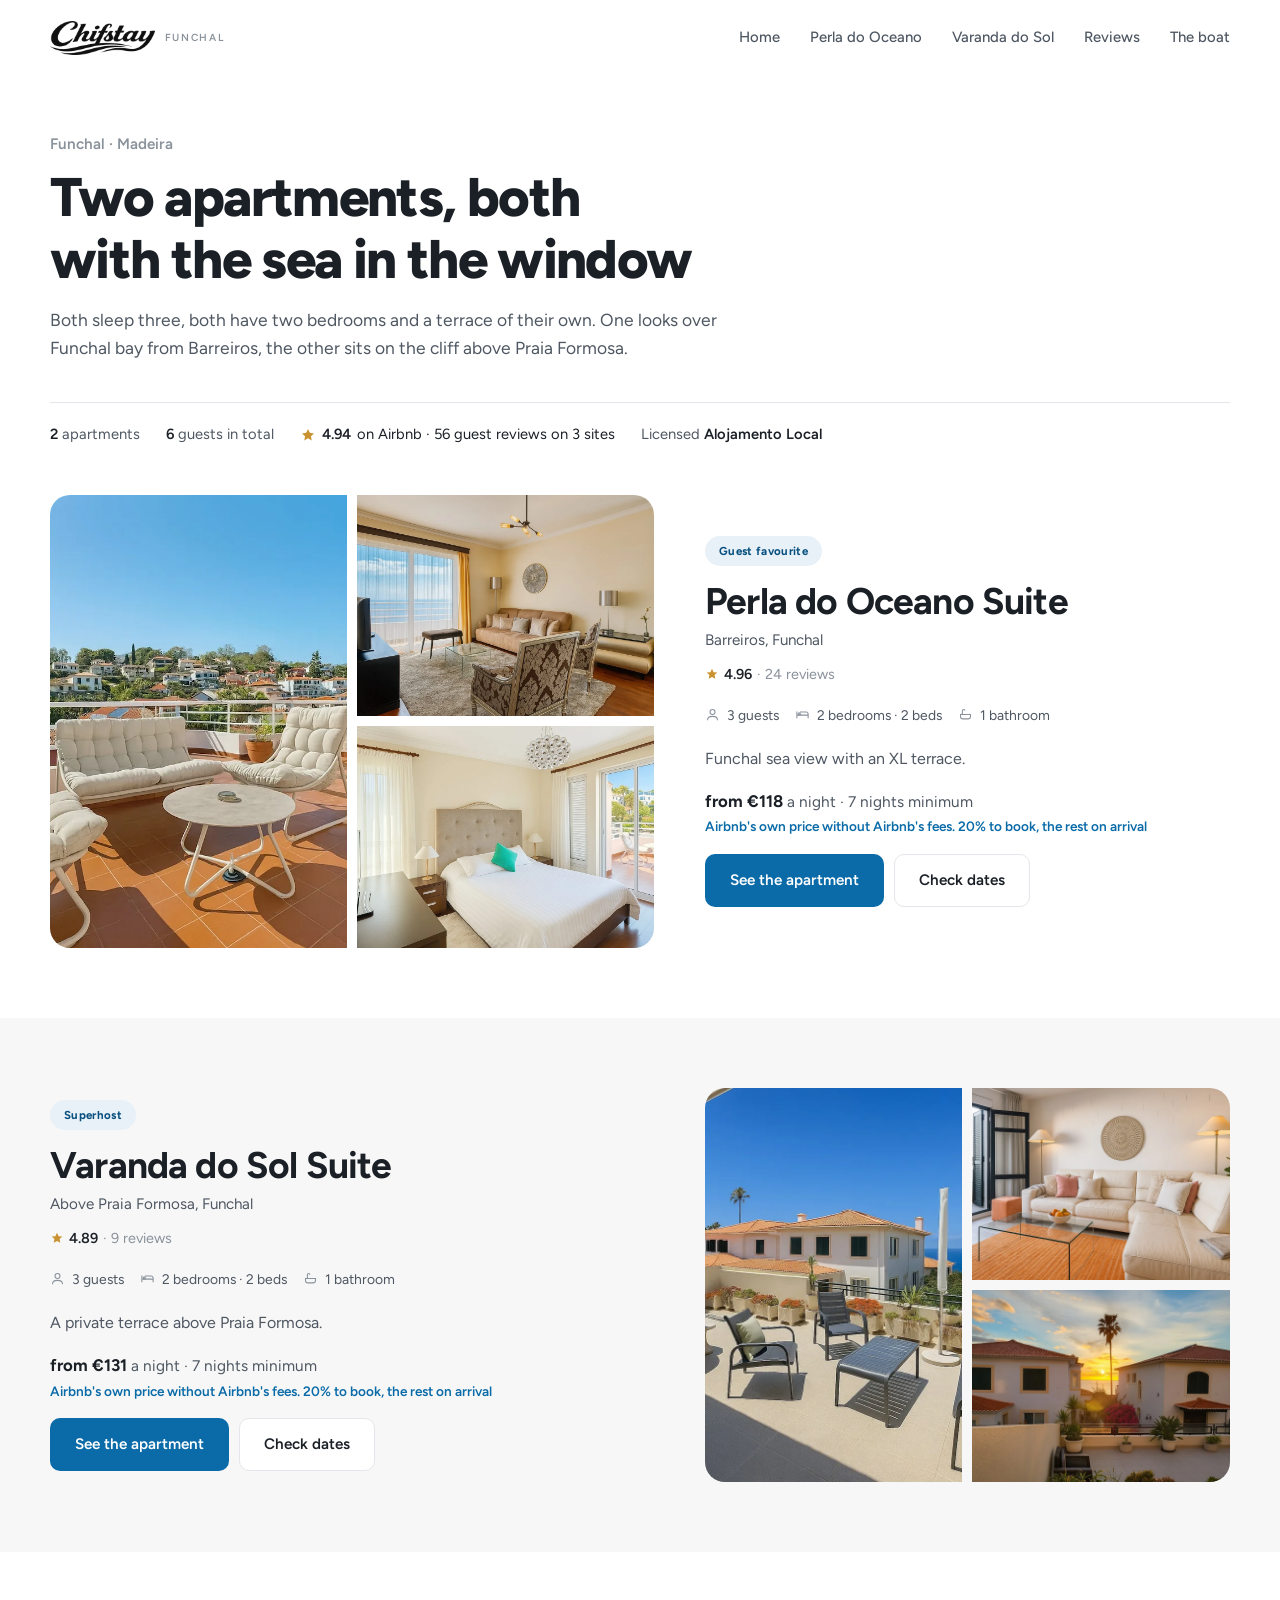
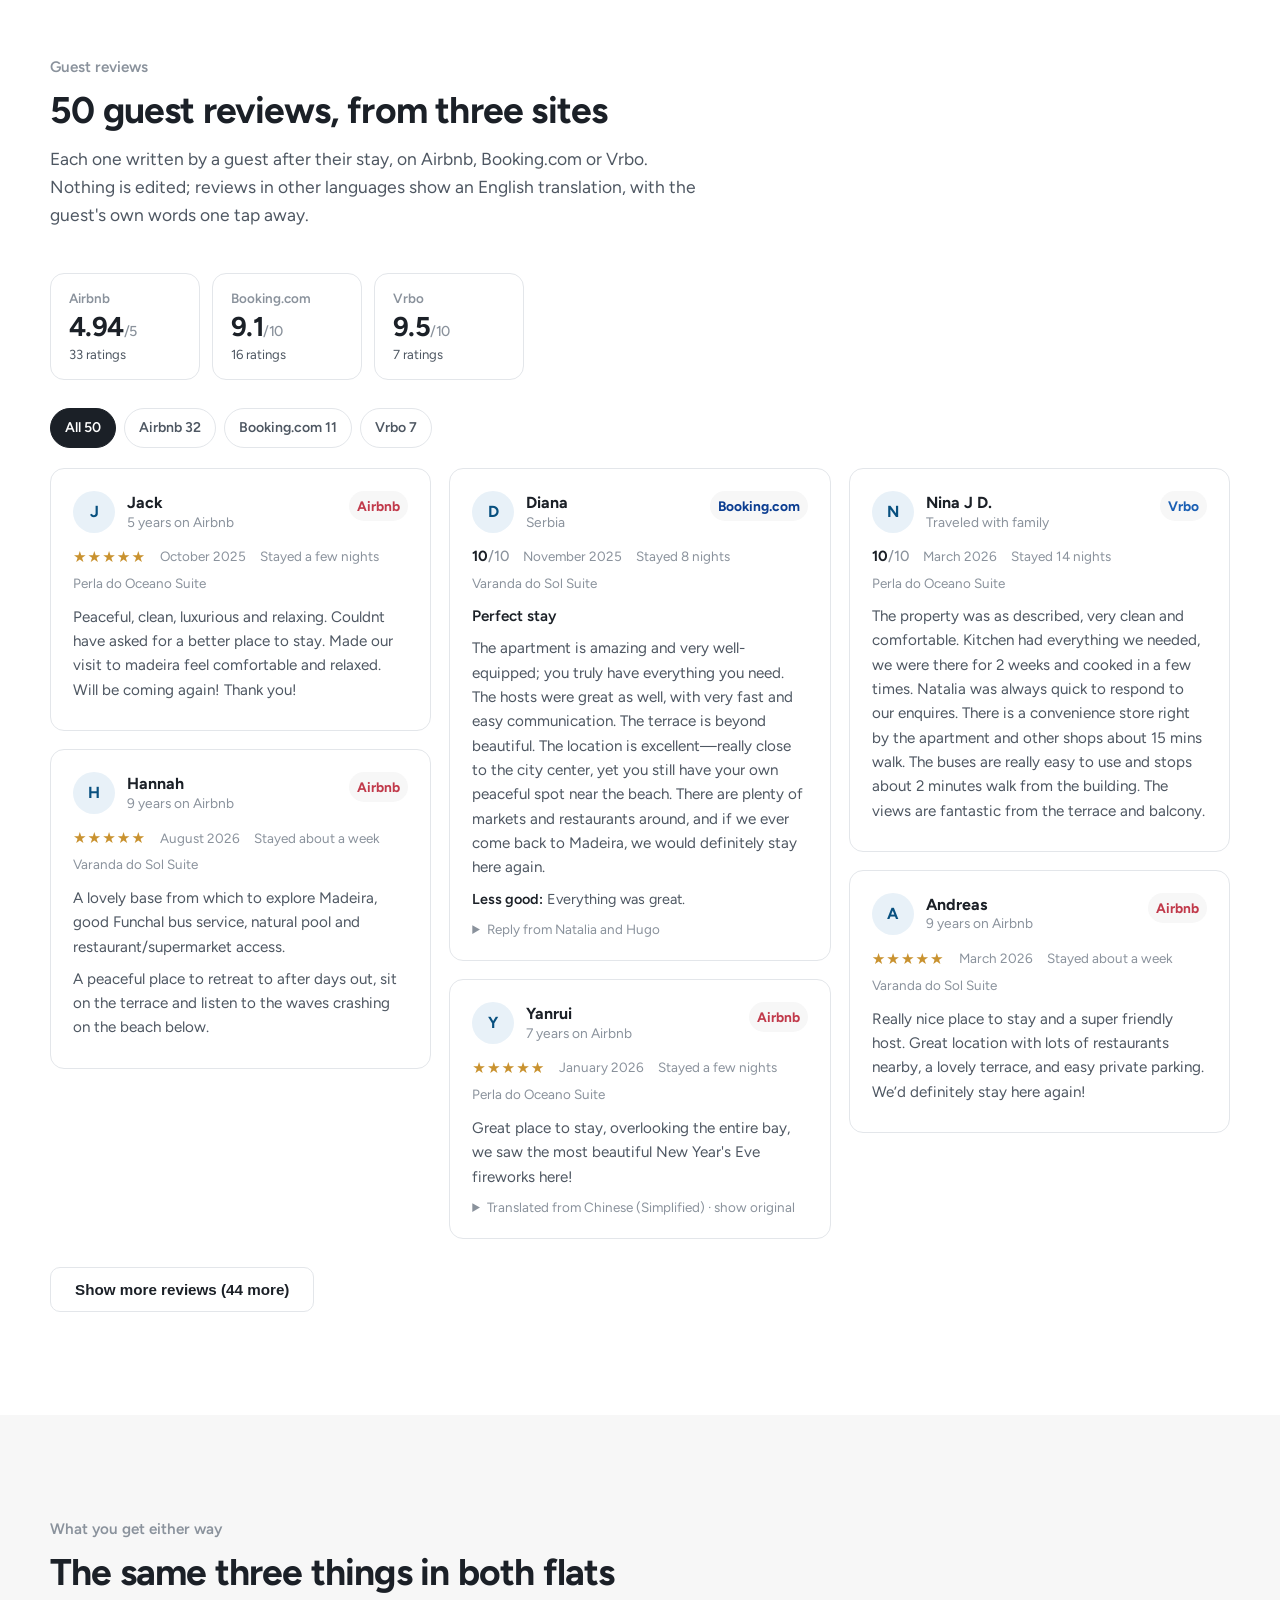
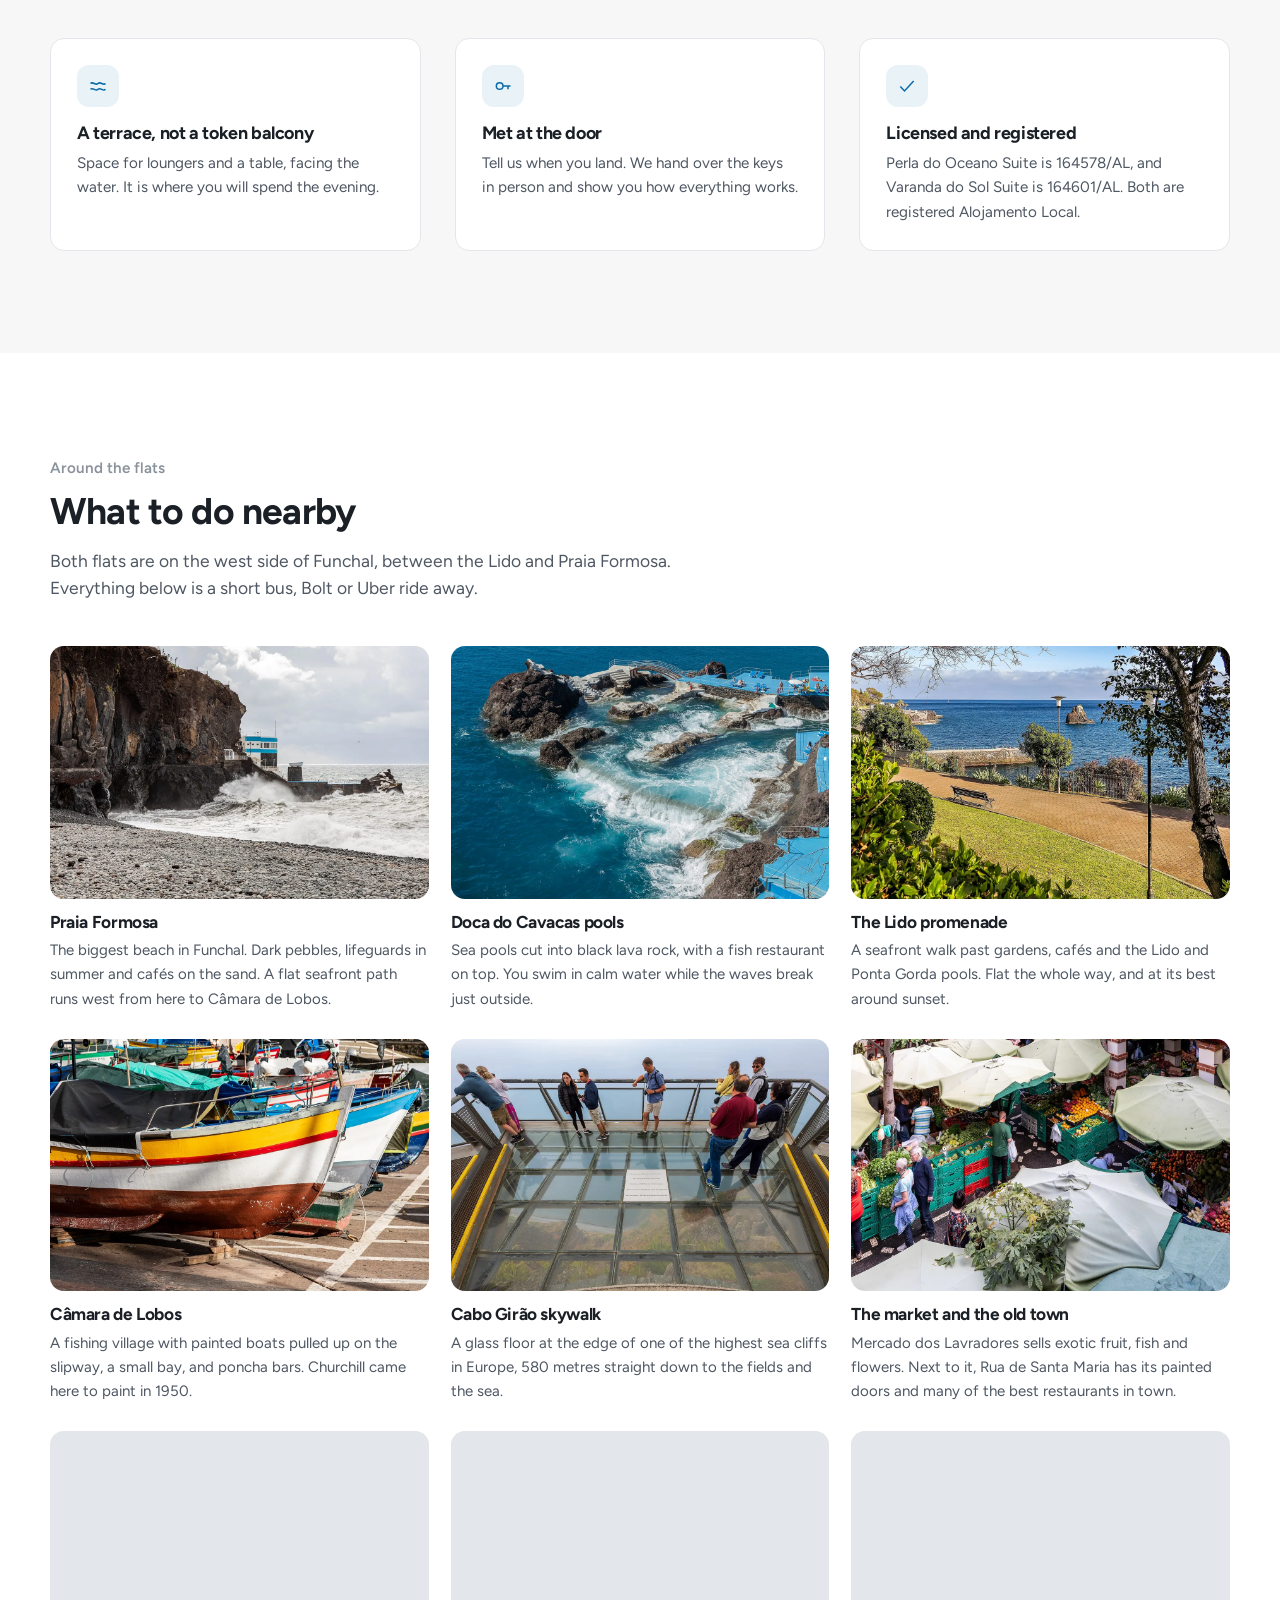
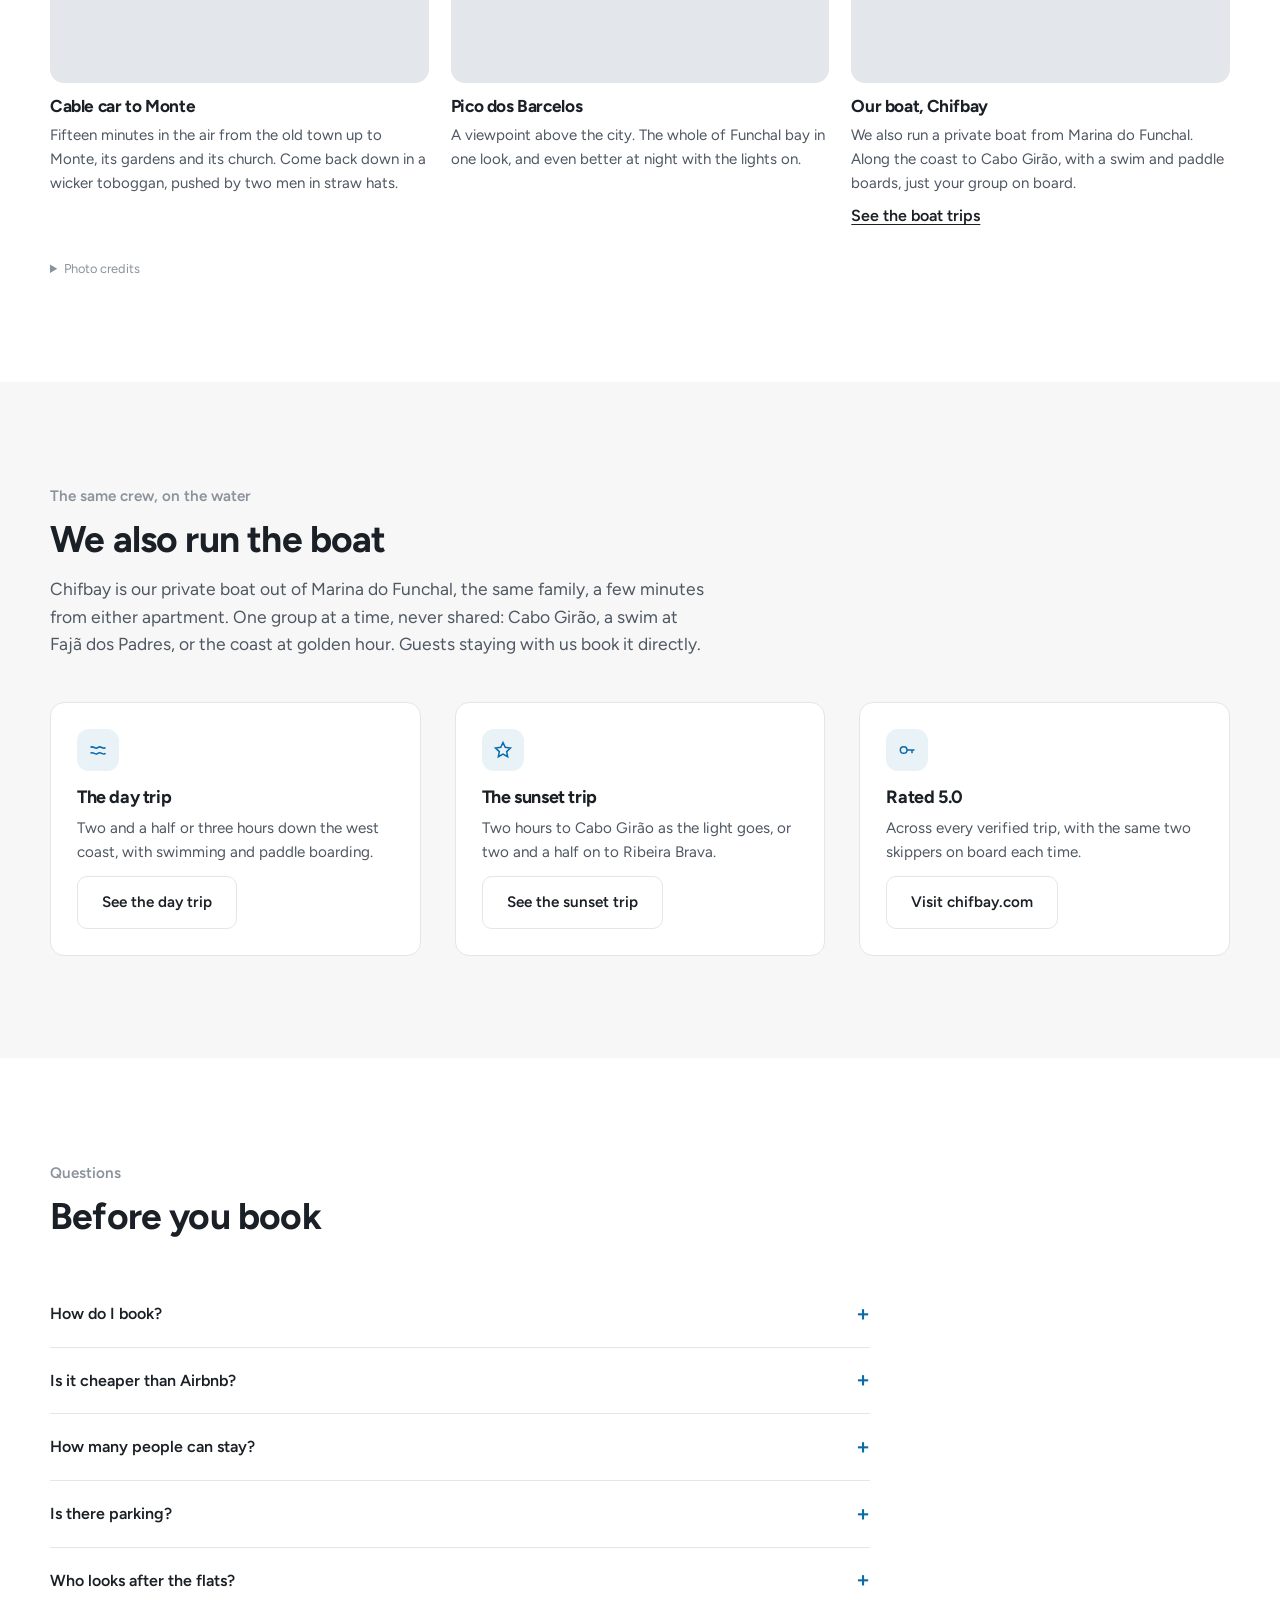
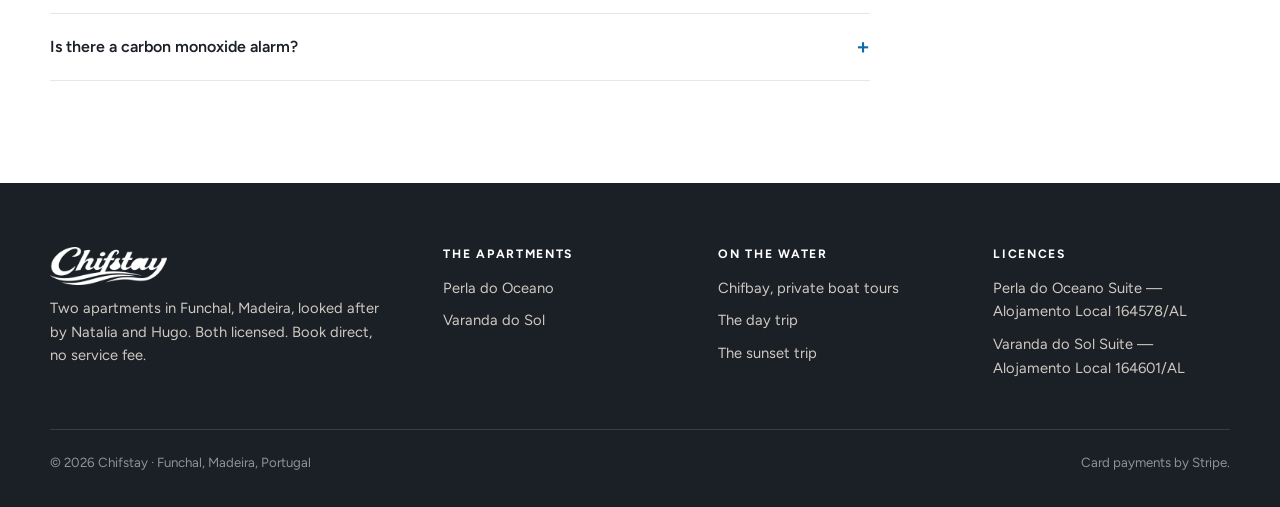
<file: index.html>
<!doctype html>
<html lang="en">
<head>
<meta charset="utf-8"/>
<meta name="viewport" content="width=device-width,initial-scale=1"/>
<title>Chifstay — two apartments to rent in Funchal, Madeira</title>
<meta name="description" content="Two licensed apartments in Funchal, Madeira, each sleeping three with two bedrooms and a private terrace over the sea. Perla do Oceano in Barreiros and Varanda do Sol above Praia Formosa."/>

<link rel="canonical" href="https://chifstays.com/"/>
<meta property="og:type" content="website"/>
<meta property="og:title" content="Chifstay — two apartments to rent in Funchal, Madeira"/>
<meta property="og:description" content="Two licensed apartments in Funchal, Madeira, each sleeping three with two bedrooms and a private terrace over the sea. Perla do Oceano in Barreiros and Varanda do Sol above Praia Formosa."/>
<meta property="og:url" content="https://chifstays.com/"/>
<meta name="twitter:card" content="summary_large_image"/>
<meta property="og:image" content="https://chifstays.com/assets/gbp/perla-terrasse-vue-mer.jpg"/>
<meta name="twitter:image" content="https://chifstays.com/assets/gbp/perla-terrasse-vue-mer.jpg"/>

<link rel="preconnect" href="https://fonts.googleapis.com"/>
<link rel="preconnect" href="https://fonts.gstatic.com" crossorigin/>
<link href="https://fonts.googleapis.com/css2?family=Figtree:wght@400;500;600;700;800&display=swap" rel="stylesheet"/>
<link rel="stylesheet" href="style.css"/>
<script type="application/ld+json">{"@context":"https://schema.org","@type":"ItemList","publisher":{"@type":"Organization","name":"Chifstay","url":"https://chifstays.com","parentOrganization":{"@type":"Organization","name":"Chifbay","url":"https://chifbay.com"}},"name":"Chifstay apartments in Funchal","itemListElement":[{"@type":"ListItem","position":1,"item":{"@type":"Apartment","name":"Perla do Oceano Suite","url":"https://chifstays.com/perla-do-oceano","address":{"@type":"PostalAddress","addressLocality":"Funchal","addressRegion":"Madeira","addressCountry":"PT"},"numberOfBedrooms":2,"numberOfBathroomsTotal":1,"occupancy":{"@type":"QuantitativeValue","maxValue":3}}},{"@type":"ListItem","position":2,"item":{"@type":"Apartment","name":"Varanda do Sol Suite","url":"https://chifstays.com/varanda-do-sol","address":{"@type":"PostalAddress","addressLocality":"Funchal","addressRegion":"Madeira","addressCountry":"PT"},"numberOfBedrooms":2,"numberOfBathroomsTotal":1,"occupancy":{"@type":"QuantitativeValue","maxValue":3}}}]}</script>
</head>
<body>

<nav class="nav">
  <div class="wrap">
    <a class="brand" href="/" aria-label="Chifstay, Funchal">
      <img src="assets/logo-black.webp" alt="Chifstay" width="150" height="40"/>
      <small>Funchal</small>
    </a>
    <button class="nav-toggle" aria-label="Menu" aria-expanded="false"><span></span><span></span><span></span></button>
    <div class="nav-links">
      <a href="/" aria-current="page">Home</a>
      <a href="/perla-do-oceano">Perla do Oceano</a>
      <a href="/varanda-do-sol">Varanda do Sol</a>
      <a href="/#reviews">Reviews</a>
      <a href="/#boat">The boat</a>
    </div>
  </div>
</nav>


<header class="intro">
  <div class="wrap">
    <div class="hero-copy rv">
      <p class="eyebrow">Funchal · Madeira</p>
      <h1>Two apartments, both with the sea in the window</h1>
      <p class="lede">Both sleep three, both have two bedrooms and a terrace of their own. One looks over
      Funchal bay from Barreiros, the other sits on the cliff above Praia Formosa.</p>
    </div>
    <div class="hero-facts rv">
      <span><b>2</b> apartments</span>
      <span><b>6</b> guests in total</span>
      <a class="hero-rating" href="#reviews"><svg viewBox="0 0 24 24"><path d="m12 3 2.7 5.8 6.3.8-4.6 4.3 1.2 6.2L12 17l-5.6 3.1 1.2-6.2L3 9.6l6.3-.8z"/></svg><b>4.94</b> on Airbnb · 56 guest reviews on 3 sites</a>
      <span>Licensed <b>Alojamento Local</b></span>
    </div>
  </div>
</header>


<section class="flat" id="perla-do-oceano">
  <div class="wrap flat-in">
    <div class="flat-shots rv">
      <figure class="lead"><img src="assets/perla/terrasse-vue-mer.webp" alt="The XL terrace, looking over the rooftops of Funchal to the sea" loading="lazy" decoding="async" width="1200" height="800"/></figure>
      <figure><img src="assets/perla/salon-balcon.webp" alt="The living room, opening onto the balcony and the bay" loading="lazy" decoding="async" width="1200" height="800"/></figure>
      <figure><img src="assets/perla/chambre-balcon.webp" alt="The main bedroom, with its own door to the balcony" loading="lazy" decoding="async" width="1200" height="800"/></figure>
    </div>
    <div class="flat-copy rv">
      <span class="badge-flat">Guest favourite</span>
      <h2>Perla do Oceano Suite</h2>
      <p class="flat-where">Barreiros, Funchal</p>
      <span class="rating"><svg viewBox="0 0 24 24"><path d="m12 3 2.7 5.8 6.3.8-4.6 4.3 1.2 6.2L12 17l-5.6 3.1 1.2-6.2L3 9.6l6.3-.8z"/></svg>4.96 <span>· 24 reviews</span></span>
      <div class="stay-meta">
        <span><svg viewBox="0 0 24 24"><circle cx="12" cy="8" r="4"/><path d="M4 21c0-4 3.6-6 8-6s8 2 8 6"/></svg> 3 guests</span>
        <span><svg viewBox="0 0 24 24"><path d="M3 18V7m0 6h18m0 5V11a3 3 0 0 0-3-3H8"/><circle cx="7" cy="11" r="1.6"/></svg> 2 bedrooms · 2 beds</span>
        <span><svg viewBox="0 0 24 24"><path d="M4 12h16v3a4 4 0 0 1-4 4H8a4 4 0 0 1-4-4z"/><path d="M7 12V6a2 2 0 0 1 4 0"/></svg> 1 bathroom</span>
      </div>
      <p>Funchal sea view with an XL terrace.</p>
      <p class="price"><b>from €118</b> a night · 7 nights minimum
         <span>Airbnb's own price without Airbnb's fees. 20% to book, the rest on arrival</span></p>
      <div class="stay-cta">
        <a class="btn btn-p" href="/perla-do-oceano">See the apartment</a>
        <a class="btn btn-o" href="/perla-do-oceano#book">Check dates</a>
      </div>
    </div>
  </div>
</section>

<section class="flat sand" id="varanda-do-sol">
  <div class="wrap flat-in flip">
    <div class="flat-shots rv">
      <figure class="lead"><img src="assets/varanda/terrasse-transats.webp" alt="The private terrace, with loungers facing the water" loading="lazy" decoding="async" width="1200" height="800"/></figure>
      <figure><img src="assets/varanda/salon-canape.webp" alt="The living room, in white and pale wood" loading="lazy" decoding="async" width="1200" height="800"/></figure>
      <figure><img src="assets/varanda/coucher-de-soleil.webp" alt="Sunset over the rooftops, from the terrace" loading="lazy" decoding="async" width="1200" height="800"/></figure>
    </div>
    <div class="flat-copy rv">
      <span class="badge-flat">Superhost</span>
      <h2>Varanda do Sol Suite</h2>
      <p class="flat-where">Above Praia Formosa, Funchal</p>
      <span class="rating"><svg viewBox="0 0 24 24"><path d="m12 3 2.7 5.8 6.3.8-4.6 4.3 1.2 6.2L12 17l-5.6 3.1 1.2-6.2L3 9.6l6.3-.8z"/></svg>4.89 <span>· 9 reviews</span></span>
      <div class="stay-meta">
        <span><svg viewBox="0 0 24 24"><circle cx="12" cy="8" r="4"/><path d="M4 21c0-4 3.6-6 8-6s8 2 8 6"/></svg> 3 guests</span>
        <span><svg viewBox="0 0 24 24"><path d="M3 18V7m0 6h18m0 5V11a3 3 0 0 0-3-3H8"/><circle cx="7" cy="11" r="1.6"/></svg> 2 bedrooms · 2 beds</span>
        <span><svg viewBox="0 0 24 24"><path d="M4 12h16v3a4 4 0 0 1-4 4H8a4 4 0 0 1-4-4z"/><path d="M7 12V6a2 2 0 0 1 4 0"/></svg> 1 bathroom</span>
      </div>
      <p>A private terrace above Praia Formosa.</p>
      <p class="price"><b>from €131</b> a night · 7 nights minimum
         <span>Airbnb's own price without Airbnb's fees. 20% to book, the rest on arrival</span></p>
      <div class="stay-cta">
        <a class="btn btn-p" href="/varanda-do-sol">See the apartment</a>
        <a class="btn btn-o" href="/varanda-do-sol#book">Check dates</a>
      </div>
    </div>
  </div>
</section>

<section id="reviews">
  <div class="wrap">
    <div class="sec-head rv">
      <p class="eyebrow">Guest reviews</p>
      <h2>50 guest reviews, from three sites</h2>
      <p class="lede">Each one written by a guest after their stay, on Airbnb, Booking.com or Vrbo. Nothing is
      edited; reviews in other languages show an English translation, with the guest's own words one tap away.</p>
    </div>
    <div class="rv"><div class="src-tiles" role="group" aria-label="Scores by site">
      <button type="button" class="src-tile" data-filter="airbnb" aria-pressed="false">
        <span>Airbnb</span><b>4.94<i>/5</i></b><small>33 ratings</small></button>
      <button type="button" class="src-tile" data-filter="booking" aria-pressed="false">
        <span>Booking.com</span><b>9.1<i>/10</i></b><small>16 ratings</small></button>
      <button type="button" class="src-tile" data-filter="vrbo" aria-pressed="false">
        <span>Vrbo</span><b>9.5<i>/10</i></b><small>7 ratings</small></button>
    </div></div>
    
    <div class="rev-filter rv" role="group" aria-label="Show reviews from">
      <button type="button" class="on" data-filter="all" aria-pressed="true">All 50</button>
      <button type="button" data-filter="airbnb" aria-pressed="false">Airbnb 32</button>
      <button type="button" data-filter="booking" aria-pressed="false">Booking.com 11</button>
      <button type="button" data-filter="vrbo" aria-pressed="false">Vrbo 7</button>
    </div>
    <div class="revs rv-group">
      
        <article class="rev rv" data-src="airbnb">
          <header>
            <span class="rev-av" aria-hidden="true">J</span>
            <div><b>Jack</b><span>5 years on Airbnb</span></div>
            <span class="rev-src rev-src-airbnb">Airbnb</span>
          </header>
          <div class="rev-meta"><span class="rev-stars" aria-label="5 out of 5 stars">★★★★★<i></i></span>
            <span>October 2025</span><span>Stayed a few nights</span><span>Perla do Oceano Suite</span></div>
          <div class="rev-text"><p>Peaceful, clean, luxurious and relaxing. Couldnt have asked for a better place to stay. Made our visit to madeira feel comfortable and relaxed. Will be coming again! Thank you!</p></div>
          
          
        </article>
        <article class="rev rv" data-src="airbnb">
          <header>
            <span class="rev-av" aria-hidden="true">H</span>
            <div><b>Hannah</b><span>9 years on Airbnb</span></div>
            <span class="rev-src rev-src-airbnb">Airbnb</span>
          </header>
          <div class="rev-meta"><span class="rev-stars" aria-label="5 out of 5 stars">★★★★★<i></i></span>
            <span>August 2026</span><span>Stayed about a week</span><span>Varanda do Sol Suite</span></div>
          <div class="rev-text"><p>A lovely base from which to explore Madeira, good Funchal bus service, natural pool and restaurant/supermarket access. </p><p>A peaceful place to retreat to after days out, sit on the terrace and listen to the waves crashing on the beach below.</p></div>
          
          
        </article>
        <article class="rev rv" data-src="booking">
          <header>
            <span class="rev-av" aria-hidden="true">D</span>
            <div><b>Diana</b><span>Serbia</span></div>
            <span class="rev-src rev-src-booking">Booking.com</span>
          </header>
          <div class="rev-meta"><span class="rev-ten" aria-label="10 out of 10">10<i>/10</i></span>
            <span>November 2025</span><span>Stayed 8 nights</span><span>Varanda do Sol Suite</span></div>
          <div class="rev-text"><p class="rev-title">Perfect stay</p><p>The apartment is amazing and very well-equipped; you truly have everything you need. The hosts were great as well, with very fast and easy communication. The terrace is beyond beautiful. The location is excellent—really close to the city center, yet you still have your own peaceful spot near the beach. There are plenty of markets and restaurants around, and if we ever come back to Madeira, we would definitely stay here again.</p><p class="rev-bad"><span>Less good:</span> Everything was great.</p></div>
          
          <details class="rev-orig"><summary>Reply from Natalia and Hugo</summary><p>Thank you so much for your wonderful feedback. It truly makes us happy to hear that your stay was perfect and that you enjoyed the apartment, the terrace, and the neighborhood.</p><p>You were fantastic guests, and communicating with you was really easy.</p><p>If you ever come back to Madeira, we’d be delighted to welcome you again.</p><p>Natalia &amp; Hugo</p></details>
        </article>
        <article class="rev rv" data-src="airbnb">
          <header>
            <span class="rev-av" aria-hidden="true">Y</span>
            <div><b>Yanrui</b><span>7 years on Airbnb</span></div>
            <span class="rev-src rev-src-airbnb">Airbnb</span>
          </header>
          <div class="rev-meta"><span class="rev-stars" aria-label="5 out of 5 stars">★★★★★<i></i></span>
            <span>January 2026</span><span>Stayed a few nights</span><span>Perla do Oceano Suite</span></div>
          <div class="rev-text"><p>Great place to stay, overlooking the entire bay, we saw the most beautiful New Year's Eve fireworks here!</p></div>
          <details class="rev-orig"><summary>Translated from Chinese (Simplified) · show original</summary><p>很棒的住宿，可以俯瞰整个海湾，我们在这里看到了最美的跨年烟花！</p></details>
          
        </article>
        <article class="rev rv" data-src="vrbo">
          <header>
            <span class="rev-av" aria-hidden="true">N</span>
            <div><b>Nina J D.</b><span>Traveled with family</span></div>
            <span class="rev-src rev-src-vrbo">Vrbo</span>
          </header>
          <div class="rev-meta"><span class="rev-ten" aria-label="10 out of 10">10<i>/10</i></span>
            <span>March 2026</span><span>Stayed 14 nights</span><span>Perla do Oceano Suite</span></div>
          <div class="rev-text"><p>The property was as described, very clean and comfortable. Kitchen had everything we needed, we were there for 2 weeks and cooked in a few times. Natalia was always quick to respond to our enquires. There is a convenience store right by the apartment and other shops about 15 mins walk. The buses are really easy to use and stops about 2 minutes walk from the building. The views are fantastic from the terrace and balcony.</p></div>
          
          
        </article>
        <article class="rev rv" data-src="airbnb">
          <header>
            <span class="rev-av" aria-hidden="true">A</span>
            <div><b>Andreas</b><span>9 years on Airbnb</span></div>
            <span class="rev-src rev-src-airbnb">Airbnb</span>
          </header>
          <div class="rev-meta"><span class="rev-stars" aria-label="5 out of 5 stars">★★★★★<i></i></span>
            <span>March 2026</span><span>Stayed about a week</span><span>Varanda do Sol Suite</span></div>
          <div class="rev-text"><p>Really nice place to stay and a super friendly host. Great location with lots of restaurants nearby, a lovely terrace, and easy private parking. We’d definitely stay here again!</p></div>
          
          
        </article>
        <article class="rev rev-more" data-src="airbnb" hidden>
          <header>
            <span class="rev-av" aria-hidden="true">O</span>
            <div><b>Ola</b><span>7 years on Airbnb</span></div>
            <span class="rev-src rev-src-airbnb">Airbnb</span>
          </header>
          <div class="rev-meta"><span class="rev-stars" aria-label="5 out of 5 stars">★★★★★<i></i></span>
            <span>October 2026</span><span>Stayed about a week</span><span>Varanda do Sol Suite</span></div>
          <div class="rev-text"><p>Everything was good. Very nice people to stay with :)</p></div>
          
          
        </article>
        <article class="rev rev-more" data-src="airbnb" hidden>
          <header>
            <span class="rev-av" aria-hidden="true">D</span>
            <div><b>Dan</b><span>Tel Aviv-Yafo, Israel</span></div>
            <span class="rev-src rev-src-airbnb">Airbnb</span>
          </header>
          <div class="rev-meta"><span class="rev-stars" aria-label="5 out of 5 stars">★★★★★<i></i></span>
            <span>September 2026</span><span>Stayed about a week</span><span>Perla do Oceano Suite</span></div>
          <div class="rev-text"><p>We loved it, great apartment. Natalia and Hugo were super helpful. 10/10</p></div>
          
          
        </article>
        <article class="rev rev-more" data-src="airbnb" hidden>
          <header>
            <span class="rev-av" aria-hidden="true">L</span>
            <div><b>Lara</b><span>9 years on Airbnb</span></div>
            <span class="rev-src rev-src-airbnb">Airbnb</span>
          </header>
          <div class="rev-meta"><span class="rev-stars" aria-label="5 out of 5 stars">★★★★★<i></i></span>
            <span>September 2026</span><span>Stayed about a week</span><span>Varanda do Sol Suite</span></div>
          <div class="rev-text"><p>We spent our summer vacation here with our young son, and the apartment was really great!</p><p>The great big terrace was our highlight. When we were in the apartment, we actually just spent our time there. We brought a small paddling pool for our son, so everyone got their money's worth. We can really recommend that. The large awning over the terrace was perfect for that (and everything else)! In the afternoon, the sun shines directly on the terrace, so we were able to find shade under the awning. So it was really pleasant. 😊☀️</p><p>The location is really great. You can walk to the beach quite quickly, and restaurants and shops are also within easy walking distance. </p><p>There are ceiling fans in every room except the bathroom, but no air conditioning. Therefore, it was very warm in the bedroom (September).</p><p>Parking was very easy thanks to the underground parking garage, the courtyard and nearby parking lots. And the washing machine was helpful, too! 😊</p></div>
          <details class="rev-orig"><summary>Translated from German · show original</summary><p>Wir haben unseren Sommerurlaub mit unserem kleinen Sohn hier verbracht und die Wohnung war wirklich top!</p><p>Die tolle große Terrasse war unser Highlight. Wenn wir in der Wohnung waren, dann haben wir die Zeit eigentlich nur dort verbracht. Wir hatten ein kleines Planschbecken für unseren Sohn dabei, sodass alle auf ihre Kosten kamen - das können wir echt empfehlen. Die große Markise über der Terrasse war dafür (und auch sonst) perfekt! Nachmittags scheint die Sonne direkt auf die Terrasse, sodass wir unter der Markise Schatten finden konnten. So war es richtig angenehm 😊☀️</p><p>Die Lage ist wirklich top. Man ist zu Fuß recht schnell am Strand und auch Restaurants und Einkaufsmöglichkeiten sind fußläufig gut erreichbar. </p><p>Es gibt Deckenventilatoren in jedem Zimmer außer im Bad, aber keine Klimaanlage. Im Schlafzimmer war es daher sehr warm (September).</p><p>Das Parken war durch die Tiefgarage, den Hof und nahegelegene Parkplätze sehr einfach. Und die Waschmaschine war auch hilfreich! 😊</p></details>
          
        </article>
        <article class="rev rev-more" data-src="airbnb" hidden>
          <header>
            <span class="rev-av" aria-hidden="true">P</span>
            <div><b>Pierre</b><span>5 years on Airbnb</span></div>
            <span class="rev-src rev-src-airbnb">Airbnb</span>
          </header>
          <div class="rev-meta"><span class="rev-stars" aria-label="5 out of 5 stars">★★★★★<i></i></span>
            <span>September 2026</span><span>Stayed about a week</span><span>Varanda do Sol Suite</span></div>
          <div class="rev-text"><p>Beautiful, quiet apartment with a beautiful terrace overlooking the sea. Has all the comforts. Close to the supermarket, the beach and lots of good restaurants. Great host, I recommend it!</p></div>
          <details class="rev-orig"><summary>Translated from French · show original</summary><p>Superbe appartement au calme avec une très belle terrasse vue sur mer. Dispose de tout le confort. Proche du supermarché, de la plage et de pleins de bons restaurant. Super hôte je recommande !</p></details>
          
        </article>
        <article class="rev rev-more" data-src="airbnb" hidden>
          <header>
            <span class="rev-av" aria-hidden="true">K</span>
            <div><b>Karoline</b><span>7 months on Airbnb</span></div>
            <span class="rev-src rev-src-airbnb">Airbnb</span>
          </header>
          <div class="rev-meta"><span class="rev-stars" aria-label="5 out of 5 stars">★★★★★<i></i></span>
            <span>September 2026</span><span>Stayed about a week</span><span>Perla do Oceano Suite</span></div>
          <div class="rev-text"><p>We had a really lovely stay in the apartment. The apartment was incredibly clean, tidy, and well-maintained, and everything worked as it should. We quickly felt at home and were very pleased with our stay. The host was also kind and helpful.</p><p>We highly recommend the apartment and would definitely like to stay here again! ☀️</p></div>
          <details class="rev-orig"><summary>Translated from Danish · show original</summary><p>Vi havde et rigtig dejligt ophold i lejligheden. Lejligheden var utrolig ren, pæn og velholdt, og alt fungerede, som det skulle. Vi følte os hurtigt hjemme og var meget tilfredse med vores ophold. Værten var også sød og hjælpsom.</p><p>Vi kan varmt anbefale lejligheden og ville bestemt gerne bo her igen! ☀️</p></details>
          
        </article>
        <article class="rev rev-more" data-src="airbnb" hidden>
          <header>
            <span class="rev-av" aria-hidden="true">V</span>
            <div><b>Viacheslav</b><span>4 years on Airbnb</span></div>
            <span class="rev-src rev-src-airbnb">Airbnb</span>
          </header>
          <div class="rev-meta"><span class="rev-stars" aria-label="5 out of 5 stars">★★★★★<i></i></span>
            <span>August 2026</span><span>Stayed about a week</span><span>Perla do Oceano Suite</span></div>
          <div class="rev-text"><p>We had a wonderful stay! The apartment was very clean, tidy, and well maintained, with everything we needed for a comfortable stay.</p><p>The host was very helpful and always available whenever we had any questions, which made everything easy and stress-free.</p><p>And the highlight was definitely the incredible ocean view — absolutely beautiful and something we enjoyed every single day. A great place to stay in Madeira, and we would happily come back again. Highly recommended!</p></div>
          
          
        </article>
        <article class="rev rev-more" data-src="airbnb" hidden>
          <header>
            <span class="rev-av" aria-hidden="true">C</span>
            <div><b>Corneliu</b><span>10 years on Airbnb</span></div>
            <span class="rev-src rev-src-airbnb">Airbnb</span>
          </header>
          <div class="rev-meta"><span class="rev-stars" aria-label="4 out of 5 stars">★★★★<i>★</i></span>
            <span>August 2026</span><span>Stayed over a week</span><span>Varanda do Sol Suite</span></div>
          <div class="rev-text"><p>The apartment is large, comfortable and has a very nice terrace. We ate there every day, especially breakfast. It faces west, so there is nice shade in the morning. There is no air conditioning, but there is a ceiling fan in every room. I do not stand the heat well, but the fans were perfect and we did not need air conditioning.</p><p>There are restaurants nearby, but we preferred the small, simple Portuguese restaurants in central Funchal. You can also walk to the sea, but like everywhere in Madeira, you have to go down and then climb back up, so be mentally prepared! 😊</p><p>The apartment is a little outside the centre, but buses run often and the stop is just outside the building. </p><p>The bathroom is a little dated and would benefit from a refresh. The hosts are very friendly, always available and gave us useful advice about the island.</p></div>
          
          
        </article>
        <article class="rev rev-more" data-src="airbnb" hidden>
          <header>
            <span class="rev-av" aria-hidden="true">L</span>
            <div><b>Luke</b><span>2 years on Airbnb</span></div>
            <span class="rev-src rev-src-airbnb">Airbnb</span>
          </header>
          <div class="rev-meta"><span class="rev-stars" aria-label="5 out of 5 stars">★★★★★<i></i></span>
            <span>August 2026</span><span>Stayed about a week</span><span>Perla do Oceano Suite</span></div>
          <div class="rev-text"><p>What a beautiful place on an indescribably beautiful island.</p><p>The views were pristine, and the flat was clean, beautifully decorated and incredibly spacious — almost too big for the two of us, but we’re certainly not complaining! It was always just a short drive from great restaurants and the beautiful Funchal city centre.</p><p>If you have a car, don’t worry about parking — we always managed to find somewhere nearby.</p><p>Our only regret is that we didn’t get to spend more time in the flat and really take it all in, but Madeira simply has so much to see and do!</p><p>We really hope to return one day and once again sit on that balcony looking out over that incredible sea and city view.</p><p>Book this place — you won’t regret it!</p><p>Thank you both for a wonderful stay.</p><p>Luke and Maria.</p></div>
          
          
        </article>
        <article class="rev rev-more" data-src="airbnb" hidden>
          <header>
            <span class="rev-av" aria-hidden="true">P</span>
            <div><b>Patrik</b><span>5 years on Airbnb</span></div>
            <span class="rev-src rev-src-airbnb">Airbnb</span>
          </header>
          <div class="rev-meta"><span class="rev-stars" aria-label="5 out of 5 stars">★★★★★<i></i></span>
            <span>August 2026</span><span>Stayed about a week</span><span>Perla do Oceano Suite</span></div>
          <div class="rev-text"><p>Amazing location with a great view. We loved the place and stayed for a week. Natalia and Hugo are great hosts and communicate promptly about everything. We recommend car if you stay here. We highly recommend this lovely place.</p></div>
          
          
        </article>
        <article class="rev rev-more" data-src="airbnb" hidden>
          <header>
            <span class="rev-av" aria-hidden="true">V</span>
            <div><b>Victor</b><span>5 years on Airbnb</span></div>
            <span class="rev-src rev-src-airbnb">Airbnb</span>
          </header>
          <div class="rev-meta"><span class="rev-stars" aria-label="5 out of 5 stars">★★★★★<i></i></span>
            <span>July 2026</span><span>Stayed about a week</span><span>Perla do Oceano Suite</span></div>
          <div class="rev-text"><p>Great stay in Madeira in this very nice, spacious, clean Airbnb with a great view of Funchal. </p><p>Our hosts were extremely thoughtful and helpful, and we were happy to communicate with them (in French!). </p><p>We also hired Chifbay for a fantastic boat trip and a memorable sunset. </p><p>Thanks again for this exceptional vacation!</p></div>
          <details class="rev-orig"><summary>Translated from French · show original</summary><p>Super séjour à Madère dans cet Airbnb très agréable, spacieux, propre et avec une super vue sur Funchal. </p><p>Nos hôtes ont été hyper attentionnés et serviables, et nous avons pu communiquer avec eux (en français !) avec grand plaisir. </p><p>Nous avons également fait appel aux services de Chifbay pour un tour en bateau fantastique, et un coucher de soleil mémorable. </p><p>Merci encore pour ces vacances exceptionnelles !</p></details>
          
        </article>
        <article class="rev rev-more" data-src="airbnb" hidden>
          <header>
            <span class="rev-av" aria-hidden="true">M</span>
            <div><b>Menno</b><span>8 years on Airbnb</span></div>
            <span class="rev-src rev-src-airbnb">Airbnb</span>
          </header>
          <div class="rev-meta"><span class="rev-stars" aria-label="5 out of 5 stars">★★★★★<i></i></span>
            <span>June 2026</span><span>Stayed about a week</span><span>Perla do Oceano Suite</span></div>
          <div class="rev-text"><p>Beautiful location, spacious apartment and very nice view.</p></div>
          <details class="rev-orig"><summary>Translated from Dutch · show original</summary><p>Mooie locatie, ruim appartement en zeer mooi uitzicht.</p></details>
          
        </article>
        <article class="rev rev-more" data-src="airbnb" hidden>
          <header>
            <span class="rev-av" aria-hidden="true">R</span>
            <div><b>Rubina Alexandra</b><span>8 months on Airbnb</span></div>
            <span class="rev-src rev-src-airbnb">Airbnb</span>
          </header>
          <div class="rev-meta"><span class="rev-stars" aria-label="5 out of 5 stars">★★★★★<i></i></span>
            <span>June 2026</span><span>Stayed about a week</span><span>Perla do Oceano Suite</span></div>
          <div class="rev-text"><p>Natalia and Hugo were wonderful hosts.  They communicated clearly and were very responsive.  The apartment was ideally located in an area where the locals lived; exactly what we wanted.  Yet it was easy access to walk into the Center of Funchal.  Parking was a non issue at the location as there was always plenty of street parking available regardless of the time of day.  The view was wonderful and we spent every morning enjoying coffee on the terrace overlooking the ocean.  Great value.  Would highly recommend.</p></div>
          
          
        </article>
        <article class="rev rev-more" data-src="airbnb" hidden>
          <header>
            <span class="rev-av" aria-hidden="true">M</span>
            <div><b>Moos</b><span>8 years on Airbnb</span></div>
            <span class="rev-src rev-src-airbnb">Airbnb</span>
          </header>
          <div class="rev-meta"><span class="rev-stars" aria-label="5 out of 5 stars">★★★★★<i></i></span>
            <span>June 2026</span><span>Stayed about a week</span><span>Perla do Oceano Suite</span></div>
          <div class="rev-text"><p>Hugo &amp; Natalia were great hosts, nice apartment, beautiful sea view and a nice central location.</p></div>
          <details class="rev-orig"><summary>Translated from Dutch · show original</summary><p>Hugo &amp; Natalia waren top hosts, mooi appartement, prachtig uitzicht op zee en een fijne centrale locatie.</p></details>
          
        </article>
        <article class="rev rev-more" data-src="booking" hidden>
          <header>
            <span class="rev-av" aria-hidden="true">T</span>
            <div><b>Thomas</b><span>Germany</span></div>
            <span class="rev-src rev-src-booking">Booking.com</span>
          </header>
          <div class="rev-meta"><span class="rev-ten" aria-label="9 out of 10">9<i>/10</i></span>
            <span>May 2026</span><span>Stayed 7 nights</span><span>Varanda do Sol Suite</span></div>
          <div class="rev-text"><p class="rev-title">A pleasant stay</p><p>The apartment is well-equipped and located in a very quiet area near the promenade.</p><p class="rev-bad"><span>Less good:</span> The bathroom needs renovating.</p></div>
          <details class="rev-orig"><summary>Translated from German · show original</summary><p class="rev-title">Ein schöner Aufenthalt</p><p>Das Apartment ist gut ausgestattet und liegt sehr ruhig in der Nähe der Promenade.</p><p class="rev-bad"><span>Less good:</span> Das Bad gehört renoviert.</p></details>
          
        </article>
        <article class="rev rev-more" data-src="airbnb" hidden>
          <header>
            <span class="rev-av" aria-hidden="true">L</span>
            <div><b>Lotte</b><span>3 years on Airbnb</span></div>
            <span class="rev-src rev-src-airbnb">Airbnb</span>
          </header>
          <div class="rev-meta"><span class="rev-stars" aria-label="5 out of 5 stars">★★★★★<i></i></span>
            <span>May 2026</span><span>Stayed a few nights</span><span>Perla do Oceano Suite</span></div>
          <div class="rev-text"><p>We had a great stay</p></div>
          
          
        </article>
        <article class="rev rev-more" data-src="booking" hidden>
          <header>
            <span class="rev-av" aria-hidden="true">C</span>
            <div><b>Cindy</b><span>Germany</span></div>
            <span class="rev-src rev-src-booking">Booking.com</span>
          </header>
          <div class="rev-meta"><span class="rev-ten" aria-label="9 out of 10">9<i>/10</i></span>
            <span>May 2026</span><span>Stayed 5 nights</span><span>Varanda do Sol Suite</span></div>
          <div class="rev-text"><p class="rev-title">It was a very nice stay.</p><p>Great location, nice and quiet, second row to the sea, sound of the sea included, bus stop right outside, everything easily and quickly accessible. Many thanks to the truly lovely hosts for making the departure to the airport, which you organized, go so smoothly! We felt very comfortable.</p></div>
          <details class="rev-orig"><summary>Translated from German · show original</summary><p class="rev-title">Es war sein sehr schöner Aufenthalt.</p><p>Super Lage, schön ruhig, 2. Reihe zum Meer, Meeresrauschen inklusive, Bus vor der Tür, alles gut und schnell erreichbar. Vielen Dank an die wirklich sehr netten Gastgeber, dass auch die von euch organisierte Abreise zum Flughafen so gut geklappt hat! Wir haben uns sehr wohl gefühlt.</p></details>
          
        </article>
        <article class="rev rev-more" data-src="airbnb" hidden>
          <header>
            <span class="rev-av" aria-hidden="true">M</span>
            <div><b>Maxime</b><span>11 years on Airbnb</span></div>
            <span class="rev-src rev-src-airbnb">Airbnb</span>
          </header>
          <div class="rev-meta"><span class="rev-stars" aria-label="5 out of 5 stars">★★★★★<i></i></span>
            <span>May 2026</span><span>Stayed about a week</span><span>Perla do Oceano Suite</span></div>
          <div class="rev-text"><p>The apartment was conveniently located, right in the center, with plenty of parking options nearby. The view was absolutely splendid.</p></div>
          <details class="rev-orig"><summary>Translated from French · show original</summary><p>L’appartement était idéalement situé, en plein centre, avec de nombreuses possibilités de stationnement à proximité. La vue était absolument splendide.</p></details>
          
        </article>
        <article class="rev rev-more" data-src="vrbo" hidden>
          <header>
            <span class="rev-av" aria-hidden="true">V</span>
            <div><b>Verified traveler</b><span>Traveled with partner</span></div>
            <span class="rev-src rev-src-vrbo">Vrbo</span>
          </header>
          <div class="rev-meta"><span class="rev-ten" aria-label="6 out of 10">6<i>/10</i></span>
            <span>May 2026</span><span>Stayed 16 nights</span><span>Varanda do Sol Suite</span></div>
          <div class="rev-text"><p>Communication and the key handover were very good. Good location, close to a bus stop. A space in the garage for the car. Shops nearby. The flat is well equipped and very clean. The bed was comfortable.</p><p class="rev-bad"><span>Less good:</span> The flat is very noisy, depending on who is in the flats around it. The flat is a little dated overall.</p></div>
          <details class="rev-orig"><summary>Translated from German · show original</summary><p>Kommunikation und Schlüsselübergabe war sehr gut Gute Lage, nähe Bushaltestelle  Einstellhallenplatz fürs Auto Einkaufsmöglichkeiten in der Nähe Wohnung ist gut ausgestattet und sehr sauber Das Bett war bequem- Negativ zu erwähnen, ist die extreme hellhörigkeit der Wohnung, je nach Besetzung der umliegenden Wohnungen.- Die Wohnung ist insgesamt etwas in die Jahre gekommen.</p></details>
          
        </article>
        <article class="rev rev-more" data-src="airbnb" hidden>
          <header>
            <span class="rev-av" aria-hidden="true">A</span>
            <div><b>Alexander</b><span>11 years on Airbnb</span></div>
            <span class="rev-src rev-src-airbnb">Airbnb</span>
          </header>
          <div class="rev-meta"><span class="rev-stars" aria-label="5 out of 5 stars">★★★★★<i></i></span>
            <span>May 2026</span><span>Stayed about a week</span><span>Perla do Oceano Suite</span></div>
          <div class="rev-text"><p>We spent a week in this apartment and enjoyed it. Good location, nice view, excellent communication and all the things you might need. Definitely recommended.</p></div>
          
          
        </article>
        <article class="rev rev-more" data-src="airbnb" hidden>
          <header>
            <span class="rev-av" aria-hidden="true">D</span>
            <div><b>Danielle</b><span>Longueuil, Canada</span></div>
            <span class="rev-src rev-src-airbnb">Airbnb</span>
          </header>
          <div class="rev-meta"><span class="rev-stars" aria-label="5 out of 5 stars">★★★★★<i></i></span>
            <span>April 2026</span><span>Stayed about a week</span><span>Perla do Oceano Suite</span></div>
          <div class="rev-text"><p>Highlights include the terraces and the views. There are also small shops nearby that are very helpful.</p></div>
          <details class="rev-orig"><summary>Translated from French · show original</summary><p>Les points forts sont les terrasses et les points de vue. Il y a aussi les petits commerces à proximité qui dépannent bien.</p></details>
          
        </article>
        <article class="rev rev-more" data-src="airbnb" hidden>
          <header>
            <span class="rev-av" aria-hidden="true">M</span>
            <div><b>Michelle</b><span>8 years on Airbnb</span></div>
            <span class="rev-src rev-src-airbnb">Airbnb</span>
          </header>
          <div class="rev-meta"><span class="rev-stars" aria-label="5 out of 5 stars">★★★★★<i></i></span>
            <span>April 2026</span><span>Stayed about a week</span><span>Varanda do Sol Suite</span></div>
          <div class="rev-text"><p>I stayed at the property with a friend, and we had a wonderful vacation. The apartment is spacious and, with its huge terrace, offers a wonderful vacation feel with a sea view. Having our own garage parking space for the rental car was also super helpful. The only thing was that the house was very noisy. </p><p>Natalia welcomed us very warmly and was very easy to reach. </p><p>The beach, as well as several restaurants and the natural swimming pool, are within minutes walking distance. A shopping center and grocery stores are also within walking distance. We also enjoyed using the bus stop next door to get downtown. </p><p>Also, be sure to visit the Tradicional restaurant directly across from the house. The food is extremely good. </p><p>To eat on the outdoor terrace at the restaurant by the natural pool, you absolutely need to make a reservation in advance. </p><p>In downtown, we loved “Bar Number Two” (best poncha and caipirinha!!).</p></div>
          <details class="rev-orig"><summary>Translated from German · show original</summary><p>Ich war mit einer Freundin in der Unterkunft und wir hatten einen wunderschönen Urlaub. Die Wohnung ist geräumig und bietet mit der riesigen Terrasse ein wunderschönes Urlaubsfeeling mit Meerblick. Super hilfreich war auch der eigene Garagenstellplatz für den Mietwagen. Einzig das Haus war sehr hellhörig. </p><p>Natalia hat uns sehr herzlich empfangen und war sehr gut erreichbar. </p><p>Der Strand sowie einige Restaurants und das Naturbad sind in wenigen Minuten zu Fuß erreichbar. Ein Einkaufszentrum und Lebensmittelgeschäfte sind ebenfalls zu Fuß erreichbar. Wir haben auch gerne die Bushaltestelle nebenan genutzt, um in die Innenstadt zu kommen. </p><p>Besucht auch unbedingt das Tradicional Restaurant direkt gegenüber vom Haus. Das Essen ist extrem gut. </p><p>Um beim Restaurant am Naturbad auf der Außenterrasse zu Essen, muss man dringend vorher reservieren. </p><p>In der Innenstadt haben wir die &quot;Bar Number Two&quot; geliebt (bester Poncha und Caipirinha!!).</p></details>
          
        </article>
        <article class="rev rev-more" data-src="airbnb" hidden>
          <header>
            <span class="rev-av" aria-hidden="true">I</span>
            <div><b>Imogen</b><span>9 years on Airbnb</span></div>
            <span class="rev-src rev-src-airbnb">Airbnb</span>
          </header>
          <div class="rev-meta"><span class="rev-stars" aria-label="4 out of 5 stars">★★★★<i>★</i></span>
            <span>March 2026</span><span>Stayed about a week</span><span>Perla do Oceano Suite</span></div>
          <div class="rev-text"><p>Pros - beautiful view from balcony, one sheltered from bad weather, there was always parking available. Natalia’s communication was very responsive and friendly. </p><p>Cons - we found mattress hard and uncomfortable and so used a spare duvet to make it softer, there was only one electric heater so difficult to dry things (we had bad weather so couldn’t dry things on balcony), at night the bedroom light bulbs dimly glowed even though switch was off (apparently might be common in Madeira)</p></div>
          
          
        </article>
        <article class="rev rev-more" data-src="airbnb" hidden>
          <header>
            <span class="rev-av" aria-hidden="true">M</span>
            <div><b>Malcolm</b><span>11 years on Airbnb</span></div>
            <span class="rev-src rev-src-airbnb">Airbnb</span>
          </header>
          <div class="rev-meta"><span class="rev-stars" aria-label="5 out of 5 stars">★★★★★<i></i></span>
            <span>February 2026</span><span>Stayed over a week</span><span>Perla do Oceano Suite</span></div>
          <div class="rev-text"><p>Loved it here! Great to be away from the tourist hotspots and feel included in a lovely community. Great coffee shops etc!</p><p>Also got fit walking up and down the hill. Did occasionally resort to a bus or taxi - both very cheap!</p><p>Many Thanks for a great stay!</p></div>
          
          
        </article>
        <article class="rev rev-more" data-src="vrbo" hidden>
          <header>
            <span class="rev-av" aria-hidden="true">R</span>
            <div><b>Reid H.</b><span>Traveled with family</span></div>
            <span class="rev-src rev-src-vrbo">Vrbo</span>
          </header>
          <div class="rev-meta"><span class="rev-ten" aria-label="10 out of 10">10<i>/10</i></span>
            <span>February 2026</span><span>Stayed 15 nights</span><span>Perla do Oceano Suite</span></div>
          <div class="rev-text"><p>We spent almost two weeks in this unit and enjoyed it. A spacious, well maintained, one-bedroom apartment with an extra bed in an alcove to accommodate a third person if you wished. Located on the 6th floor in a family friendly residential apartment building a short drive from Funchal old town. The surrounding residential area has upscale villas and multiple housing. Lovely. Well equipped kitchen with a full size fridge-freezer and a dishwasher. Big screen TV with a few basic English-language channels and easy access to your Netflix account. Beautiful view overlooking Funchal harbour to watch the cruise ships come and go. Two big terraces for sitting out in warm weather. Note that this unit, like virtually all of Funchal, is in a hilly area and walking can be a challenge for some. There is a large grocery store about 500 metres away and smaller shops for groceries, veggies and bakery items about 200 metres away but all shopping requires walking up or down considerable hills if you wanted to go by foot. A rental car would be useful, but we managed well using Bolt/Uber that can be ordered by app within 2-5 minutes and is really inexpensive with nice cars and friendly drivers. We just booked them using the address of the pizza restaurant at the ground level of the building and the drivers knew where to go immediately.Dealing with the owners Natalia and Hugo was very easy. Immediate response and really helpful. We would stay again.</p></div>
          
          <details class="rev-orig"><summary>Reply from Natalia and Hugo</summary><p>Reid and Karen were wonderful guests. Communication was easy and pleasant throughout their stay. They took great care of the apartment and left it clean and in very good condition.</p><p>It was a pleasure hosting them in Madeira, and I would happily recommend them to other hosts. They are always welcome back anytime!</p><p>Natalia 🌸</p></details>
        </article>
        <article class="rev rev-more" data-src="airbnb" hidden>
          <header>
            <span class="rev-av" aria-hidden="true">M</span>
            <div><b>Mandy</b><span>7 years on Airbnb</span></div>
            <span class="rev-src rev-src-airbnb">Airbnb</span>
          </header>
          <div class="rev-meta"><span class="rev-stars" aria-label="5 out of 5 stars">★★★★★<i></i></span>
            <span>January 2026</span><span>Stayed over a week</span><span>Varanda do Sol Suite</span></div>
          <div class="rev-text"><p>We had a lovely time at Natalia’s place over Christmas and New Year’s Eve. The terrace is the heart of the apartment, and we spent most of our time there. </p><p>The apartment is ideal for two people, but it also works well for three and has super fast internet, which allowed me to comfortably work remotely after the holidays.</p><p>Communication with Natalia was always great — she responded quickly and took care of everything. The only small note for people who enjoy cooking a lot: with the available equipment and the stove, cooking can be a bit challenging and may take a little longer. However, this is manageable.</p><p>Other than that, everything was wonderful, and I would definitely come back anytime. Thanks for hosting us!🌞🌸</p></div>
          
          
        </article>
        <article class="rev rev-more" data-src="airbnb" hidden>
          <header>
            <span class="rev-av" aria-hidden="true">R</span>
            <div><b>Richard</b><span>11 years on Airbnb</span></div>
            <span class="rev-src rev-src-airbnb">Airbnb</span>
          </header>
          <div class="rev-meta"><span class="rev-stars" aria-label="5 out of 5 stars">★★★★★<i></i></span>
            <span>November 2025</span><span>Stayed about a week</span><span>Perla do Oceano Suite</span></div>
          <div class="rev-text"><p>Lovely flat with views of the sea and mountains. Everything needed was there. Would highly recommend!</p></div>
          
          
        </article>
        <article class="rev rev-more" data-src="airbnb" hidden>
          <header>
            <span class="rev-av" aria-hidden="true">S</span>
            <div><b>Sandra</b><span>7 years on Airbnb</span></div>
            <span class="rev-src rev-src-airbnb">Airbnb</span>
          </header>
          <div class="rev-meta"><span class="rev-stars" aria-label="5 out of 5 stars">★★★★★<i></i></span>
            <span>October 2025</span><span>Stayed about a week</span><span>Varanda do Sol Suite</span></div>
          <div class="rev-text"><p>Fast and friendly answers, always available even if you leave your key in the apartment :) </p><p>Clear check-in and check-out instructions. Great big apartment and beautiful terrace :) happy to come back next time</p></div>
          <details class="rev-orig"><summary>Translated from German · show original</summary><p>Schnelle und freundliche Antworten, immer erreichbar auch wenn man mal seinen Schlüssel in der Wohnung liegen lässt :) </p><p>Klare Anweisungen für Check-in und out. Tolle große Wohnung und wunderschöner Terasse :) gerne beim nächsten Mal wieder</p></details>
          
        </article>
        <article class="rev rev-more" data-src="airbnb" hidden>
          <header>
            <span class="rev-av" aria-hidden="true">P</span>
            <div><b>Peter</b><span>9 years on Airbnb</span></div>
            <span class="rev-src rev-src-airbnb">Airbnb</span>
          </header>
          <div class="rev-meta"><span class="rev-stars" aria-label="5 out of 5 stars">★★★★★<i></i></span>
            <span>October 2025</span><span>Stayed about a week</span><span>Perla do Oceano Suite</span></div>
          <div class="rev-text"><p>Great place to stay, friendly hosts, good location and lovely outside space</p></div>
          
          
        </article>
        <article class="rev rev-more" data-src="airbnb" hidden>
          <header>
            <span class="rev-av" aria-hidden="true">D</span>
            <div><b>Deirdre</b><span>8 years on Airbnb</span></div>
            <span class="rev-src rev-src-airbnb">Airbnb</span>
          </header>
          <div class="rev-meta"><span class="rev-stars" aria-label="5 out of 5 stars">★★★★★<i></i></span>
            <span>October 2025</span><span>Stayed over a week</span><span>Perla do Oceano Suite</span></div>
          <div class="rev-text"><p>Exceptionally clean, spacious and well equipped apartment. The balcony off the living room offers stunning views over Funchal to the ocean. The large outdoor terrace is  a standout amenity.</p></div>
          
          
        </article>
        <article class="rev rev-more" data-src="booking" hidden>
          <header>
            <span class="rev-av" aria-hidden="true">M</span>
            <div><b>Max</b><span>Netherlands</span></div>
            <span class="rev-src rev-src-booking">Booking.com</span>
          </header>
          <div class="rev-meta"><span class="rev-ten" aria-label="9 out of 10">9<i>/10</i></span>
            <span>September 2025</span><span>Stayed 14 nights</span><span>Perla do Oceano Suite</span></div>
          <div class="rev-text"><p class="rev-title">Nice location, welcoming and helpful</p><p>The view</p><p class="rev-bad"><span>Less good:</span> Air conditioning, and wifi on the balcony</p></div>
          <details class="rev-orig"><summary>Translated from Dutch · show original</summary><p class="rev-title">Fijne locatie gastvrijheid en hulpvaardig</p><p>Uitzicht</p><p class="rev-bad"><span>Less good:</span> Airco en wifi op het balkon</p></details>
          <details class="rev-orig"><summary>Reply from Natalia and Hugo</summary><p>Thank you very much, Max, for your kind comments and for highlighting our hospitality and helpfulness 🌸. We are delighted that you enjoyed the comfort, cleanliness, and location of the apartment.</p><p>We were, however, a little surprised by the 7.5 rating for staff, as it seems somewhat inconsistent with your positive remarks. We always do our very best to be responsive and available to ensure our guests have a pleasant stay.</p><p>Your feedback is nevertheless very valuable to us, and it encourages us to keep improving. We would be very happy to welcome you back to Madeira in the future ✨🏝</p><p>Natalia &amp;amp; Hugo</p></details>
        </article>
        <article class="rev rev-more" data-src="booking" hidden>
          <header>
            <span class="rev-av" aria-hidden="true">G</span>
            <div><b>Gonzalo</b><span>Portugal</span></div>
            <span class="rev-src rev-src-booking">Booking.com</span>
          </header>
          <div class="rev-meta"><span class="rev-ten" aria-label="9 out of 10">9<i>/10</i></span>
            <span>September 2025</span><span>Stayed 6 nights</span><span>Perla do Oceano Suite</span></div>
          <div class="rev-text"><p>Confortable and clean spaces, very sunny and well ventilated, quiet neighbourhood,</p><p class="rev-bad"><span>Less good:</span> The bed mattress is too firm but that is my personal taste</p></div>
          
          
        </article>
        <article class="rev rev-more" data-src="booking" hidden>
          <header>
            <span class="rev-av" aria-hidden="true">C</span>
            <div><b>Corentin</b><span>France</span></div>
            <span class="rev-src rev-src-booking">Booking.com</span>
          </header>
          <div class="rev-meta"><span class="rev-ten" aria-label="10 out of 10">10<i>/10</i></span>
            <span>September 2025</span><span>Stayed 7 nights</span><span>Varanda do Sol Suite</span></div>
          <div class="rev-text"><p>A very practical location for seeing the island</p><p>Terrace with a sea view</p><p class="rev-bad"><span>Less good:</span> Nothing</p></div>
          <details class="rev-orig"><summary>Translated from French · show original</summary><p>Emplacement très pratique pour la visite de l'île </p><p>Terrasse avec vue sur mer</p><p class="rev-bad"><span>Less good:</span> Rien</p></details>
          <details class="rev-orig"><summary>Reply from Natalia and Hugo</summary><p>Bonjour,</p><p>Merci infiniment pour votre gentil message et pour avoir tout laissé impeccable, c’est vraiment attentionné. </p><p>Je vous souhaite un excellent retour, et ce sera un vrai plaisir de vous revoir un jour sur l’île ! Natalia 🌸</p></details>
        </article>
        <article class="rev rev-more" data-src="booking" hidden>
          <header>
            <span class="rev-av" aria-hidden="true">O</span>
            <div><b>Olga</b><span>Poland</span></div>
            <span class="rev-src rev-src-booking">Booking.com</span>
          </header>
          <div class="rev-meta"><span class="rev-ten" aria-label="10 out of 10">10<i>/10</i></span>
            <span>August 2025</span><span>Stayed 11 nights</span><span>Varanda do Sol Suite</span></div>
          <div class="rev-text"><p class="rev-title">The stay was wonderful as the apartment stays in a good location near the natural pools beach. It was very clean, we had</p><p>Location, the apartment and the terrace.</p><p class="rev-bad"><span>Less good:</span> All was great!</p></div>
          
          
        </article>
        <article class="rev rev-more" data-src="airbnb" hidden>
          <header>
            <span class="rev-av" aria-hidden="true">A</span>
            <div><b>Andréa</b><span>10 years on Airbnb</span></div>
            <span class="rev-src rev-src-airbnb">Airbnb</span>
          </header>
          <div class="rev-meta"><span class="rev-stars" aria-label="5 out of 5 stars">★★★★★<i></i></span>
            <span>August 2025</span><span>Stayed about a week</span><span>Perla do Oceano Suite</span></div>
          <div class="rev-text"><p>I am more than delighted with my stay at Nathalia and Hugo's. </p><p>The apartment is in a great location, clean and spacious.</p><p>The place is quiet and peaceful.</p><p>The apartment is beautifully decorated, small touches of authenticity make up the charm of the apartment, which makes it warm.</p><p>Easy access, ideal with children or a person with reduced mobility.</p><p>I had a very nice week with my father. </p><p>I would highly recommend it, and I am in a hurry to return to feel at home again. </p><p>Thanks again 🌺</p><p>See you soon </p><p>Andréa and her Dad</p></div>
          <details class="rev-orig"><summary>Translated from French · show original</summary><p>Je suis plus que Ravie de mon séjour chez Nathalia et Hugo. </p><p>L’appartement est idéalement situé, propre et spacieux.</p><p>L’endroit est Calme et paisible.</p><p>L’appartement est magnifiquement décoré, des petites touche d’authenticité font tout le charme de l’appartement, cela je rends chaleureux.</p><p>Facile d’accès, idéal avec des enfants ou une personnalité à mobilité réduite.</p><p>J’ai passé une semaine très agréable avec mon père. </p><p>Je recommande vivement, et je suis pressé de revenir pour m’y sentir de nouveau chez moi. </p><p>Encore merci 🌺</p><p>À très vite </p><p>Andréa et son Papa</p></details>
          
        </article>
        <article class="rev rev-more" data-src="booking" hidden>
          <header>
            <span class="rev-av" aria-hidden="true">S</span>
            <div><b>Stefano</b><span>Italy</span></div>
            <span class="rev-src rev-src-booking">Booking.com</span>
          </header>
          <div class="rev-meta"><span class="rev-ten" aria-label="10 out of 10">10<i>/10</i></span>
            <span>August 2025</span><span>Stayed 7 nights</span><span>Varanda do Sol Suite</span></div>
          <div class="rev-text"><p class="rev-title">Spectacular terrace</p><p>Spectacular terrace with a sea view, a very spacious apartment with every comfort. The garage is very handy too.</p><p class="rev-bad"><span>Less good:</span> If I had to find a flaw, perhaps the bathroom: the shower is almost impossible to set between hot and cold, and it is a bit worn overall, from the door itself to the shower tray.</p></div>
          <details class="rev-orig"><summary>Translated from Italian · show original</summary><p class="rev-title">Terrazzo spettacolare</p><p>Terrazzo spettacolare con vista mare,appartamento molto spazioso e con ogni comfort . Anche il Garage comodissimo.</p><p class="rev-bad"><span>Less good:</span> Se dovessi trovare una pecca forse il bagno,doccia quasi impossibile da regolare tra acqua calda e fredda e un po’ rovinato in generale dalla porta stessa al piano doccia.</p></details>
          
        </article>
        <article class="rev rev-more" data-src="vrbo" hidden>
          <header>
            <span class="rev-av" aria-hidden="true">S</span>
            <div><b>Sandra Gabriele R.</b><span></span></div>
            <span class="rev-src rev-src-vrbo">Vrbo</span>
          </header>
          <div class="rev-meta"><span class="rev-ten" aria-label="10 out of 10">10<i>/10</i></span>
            <span>August 2025</span><span>Stayed 9 nights</span><span>Varanda do Sol Suite</span></div>
          <div class="rev-text"><p>We had 10 wonderful days and were happy with the apartment. The location is very good. Communication and check-in were perfect. Thank you, Natalia!</p></div>
          <details class="rev-orig"><summary>Translated from German · show original</summary><p>Wir hatten 10 wunderschöne Tage, waren mit dem Apartment zufrieden. Die Lage ist sehr gut. Kommunikation und check in sind perfekt. Danke an Natalia!</p></details>
          
        </article>
        <article class="rev rev-more" data-src="booking" hidden>
          <header>
            <span class="rev-av" aria-hidden="true">B</span>
            <div><b>Bram</b><span>Netherlands</span></div>
            <span class="rev-src rev-src-booking">Booking.com</span>
          </header>
          <div class="rev-meta"><span class="rev-ten" aria-label="9 out of 10">9<i>/10</i></span>
            <span>August 2025</span><span>Stayed 13 nights</span><span>Perla do Oceano Suite</span></div>
          <div class="rev-text"><p class="rev-title">Delicious</p><p>Super accommodation, clean, spacious, and with a huge XXL terrace.</p><p class="rev-bad"><span>Less good:</span> Nothing</p></div>
          <details class="rev-orig"><summary>Translated from Dutch · show original</summary><p class="rev-title">Heerlijk</p><p>Super accommodatie, schoon, ruim en met een enorm xxl terras.</p><p class="rev-bad"><span>Less good:</span> Niets</p></details>
          <details class="rev-orig"><summary>Reply from Natalia and Hugo</summary><p>Hi Bram 🌟</p><p>Thanks a ton for the awesome rating! You’re welcome back anytime🏝️</p><p>Cheers,</p><p>Natalia</p></details>
        </article>
        <article class="rev rev-more" data-src="airbnb" hidden>
          <header>
            <span class="rev-av" aria-hidden="true">N</span>
            <div><b>Niko</b><span>3 years on Airbnb</span></div>
            <span class="rev-src rev-src-airbnb">Airbnb</span>
          </header>
          <div class="rev-meta"><span class="rev-stars" aria-label="5 out of 5 stars">★★★★★<i></i></span>
            <span>July 2025</span><span>Stayed over a week</span><span>Perla do Oceano Suite</span></div>
          <div class="rev-text"><p>Large terrace and beautiful views</p></div>
          
          
        </article>
        <article class="rev rev-more" data-src="booking" hidden>
          <header>
            <span class="rev-av" aria-hidden="true">I</span>
            <div><b>Ina</b><span>Moldova</span></div>
            <span class="rev-src rev-src-booking">Booking.com</span>
          </header>
          <div class="rev-meta"><span class="rev-ten" aria-label="10 out of 10">10<i>/10</i></span>
            <span>July 2025</span><span>Stayed 6 nights</span><span>Perla do Oceano Suite</span></div>
          <div class="rev-text"><p class="rev-title">Friendly hosts. A super comfortable and beautiful apartment. Convenient location</p><p>An apartment with a huge terrace looking out over the ocean</p><p class="rev-bad"><span>Less good:</span> Everything was great</p></div>
          <details class="rev-orig"><summary>Translated from Russian · show original</summary><p class="rev-title">Приветливые хозяева.Супер комфортная и красивая квартира.Удобное расположение</p><p>Квартира с огромной террасой с видом на океан</p><p class="rev-bad"><span>Less good:</span> Все было супер</p></details>
          <details class="rev-orig"><summary>Reply from Natalia and Hugo</summary><p>Hi Ina🌟</p><p>Thank you so much for your wonderful comment! 🥰</p><p>We’re delighted that you enjoyed the warm welcome, the comfort of the apartment, and the terrace overlooking the ocean.</p><p>Knowing that “everything was great” truly warms our hearts. We look forward to hosting you again🏝️</p><p>Natalia 🌺</p></details>
        </article>
        <article class="rev rev-more" data-src="booking" hidden>
          <header>
            <span class="rev-av" aria-hidden="true">C</span>
            <div><b>Carmelo</b><span>Italy</span></div>
            <span class="rev-src rev-src-booking">Booking.com</span>
          </header>
          <div class="rev-meta"><span class="rev-ten" aria-label="7 out of 10">7<i>/10</i></span>
            <span>June 2025</span><span>Stayed 8 nights</span><span>Varanda do Sol Suite</span></div>
          <div class="rev-text"><p>Excellent location, lots of space. A wonderful neighbourhood, full of places for lunch and dinner, and a supermarket too. A short hop from Funchal and the centre. The garage is great to use as well. Very kind owners, ready to help with anything.</p><p class="rev-bad"><span>Less good:</span> It would be nice to have the flat cleaned at least once every 7 days.</p></div>
          <details class="rev-orig"><summary>Translated from Italian · show original</summary><p>Posizione dell'appartamento ottima, ampi spazi. Vicinato stupendo, molto fornito di locali per cenare e pranzare ma anche supermercato. A due passi da Funchal e dal centro. Inoltre ottimo per l'utilizzo del box auto. Proprietari molto gentili e disponibili per qualsiasi evenienza.</p><p class="rev-bad"><span>Less good:</span> Sarebbe carino poter usufruire di un servizio di pulizia dell'appartamento minimo 1 volta ogni 7 giorni.</p></details>
          <details class="rev-orig"><summary>Reply from Natalia and Hugo</summary><p>Ciao,</p><p>Grazie per il tuo feedback. Siamo felici che tu abbia apprezzato la posizione dell’appartamento, il quartiere e la vicinanza al centro di Funchal. È stato un piacere ospitarti.</p><p>Per quanto riguarda il servizio di pulizia durante il soggiorno, ci dispiace ci sia stato un malinteso. Se ce lo avessi richiesto, avremmo potuto organizzarlo senza problemi.</p><p>Il prezzo della prenotazione include infatti solo la pulizia finale dopo la partenza, oltre alla gestione della biancheria da letto e da bagno, per garantire un alto standard di pulizia a tutti gli ospiti.</p><p>Il servizio di pulizia durante il soggiorno non è incluso, ma può essere organizzato su richiesta anticipata.</p><p>Grazie ancora per il tuo soggiorno e per il tuo commento.</p><p>Cordiali saluti,</p><p>Natália &amp; Hugo</p></details>
        </article>
        <article class="rev rev-more" data-src="airbnb" hidden>
          <header>
            <span class="rev-av" aria-hidden="true">B</span>
            <div><b>Barbara</b><span>2 years on Airbnb</span></div>
            <span class="rev-src rev-src-airbnb">Airbnb</span>
          </header>
          <div class="rev-meta"><span class="rev-stars" aria-label="5 out of 5 stars">★★★★★<i></i></span>
            <span>June 2025</span><span>Stayed about a week</span><span>Perla do Oceano Suite</span></div>
          <div class="rev-text"><p>The apartment was very large and clean, there was everything you needed. The large terrace was just great overlooking the sea and Funchal. The kitchen was well equipped and you could even do laundry. Communication with Natalia was great, she always responded quickly, we could figure out check-in times and it was super easy. Plenty of parking available in the area, a small kiosk downstairs in the house and a great cafeteria nearby. On foot, it was about 30 minutes to Funchal, we also took the bus. It was a really great stay.</p><p>Unfortunately, there were many barking dogs in the area (for which the hostess can do nothing), but with earplugs it was no problem at night.</p></div>
          <details class="rev-orig"><summary>Translated from German · show original</summary><p>Das Apartment war sehr groß und sauber, es war alles vorhanden was man brauchte. Die große Terrasse war einfach nur toll mit Blick auf das Meer und auf Funchal. Die Küche war toll ausgestattet und man konnte sogar die Wäsche waschen. Die Kommunikation mit Natalia war großartig, sie hat immer schnell geantwortet, Check in Zeiten konnten wir uns ausmachen und war super einfach. Genug Parkplätze in der Gegend vorhanden, ein kleiner Kiosk unten im Haus und gleich in der Nähe eine tolle Cafeteria. Zu Fuss waren es ca. 30 min nach Funchal, wir sind auch mit dem Bus gefahren. Es war ein wirklich toller Aufenthalt.</p><p>Leider waren in der Gegend viele bellende Hunde (wofür die Gastgeberin ja nichts kann), aber mit Ohrenstöpsel war es kein Problem in der Nacht.</p></details>
          
        </article>
        <article class="rev rev-more" data-src="vrbo" hidden>
          <header>
            <span class="rev-av" aria-hidden="true">P</span>
            <div><b>Patricia R.</b><span>Traveled with group</span></div>
            <span class="rev-src rev-src-vrbo">Vrbo</span>
          </header>
          <div class="rev-meta"><span class="rev-ten" aria-label="10 out of 10">10<i>/10</i></span>
            <span>May 2025</span><span>Stayed 12 nights</span><span>Perla do Oceano Suite</span></div>
          <div class="rev-text"><p class="rev-title">Everything’s was good</p><p>The apartment was very clean and large. Equipped with everything you need. You had a great view of the sea and the mountains. Would book again anytime.</p></div>
          
          
        </article>
        <article class="rev rev-more" data-src="vrbo" hidden>
          <header>
            <span class="rev-av" aria-hidden="true">A</span>
            <div><b>Aude T.</b><span>Traveled with partner</span></div>
            <span class="rev-src rev-src-vrbo">Vrbo</span>
          </header>
          <div class="rev-meta"><span class="rev-ten" aria-label="10 out of 10">10<i>/10</i></span>
            <span>May 2025</span><span>Stayed 7 nights</span><span>Varanda do Sol Suite</span></div>
          <div class="rev-text"><p class="rev-title">A place you have to discover</p><p>Madeira is, without any doubt, a place to discover. Natalia and Hugo's apartment is ideally placed, close to restaurants, shops, bus stops and the famous Lido promenade. The double terrace is more than pleasant, with a view of the ocean, and our hosts told us what to see and what to taste: all the must-dos. I recommend it without any hesitation!</p></div>
          <details class="rev-orig"><summary>Translated from French · show original</summary><p class="rev-title">une destination à découvrir absolument</p><p>Madère est sans aucune discussion une destination à découvrir. L'appartement de Natalia et Hugo est idéalement situé, proche des restaurants, des commerces, des arrêts de bus, de l'emblématique promenade du Lido. La double terrasse est plus qu'agréable avec une vue sur l'océan, et les hôtes nous ont indiqué les choses à découvrir, à goûter...les incontournables. Je recommande sans aucune hésitation!</p></details>
          <details class="rev-orig"><summary>Reply from Natalia and Hugo</summary><p>Un grand merci à Aude pour son passage ! Elle a été une invitée adorable, respectueuse du lieu et de tout ce qui était mis à disposition. On sent qu’elle prend soin des choses comme si c’était chez elle, ce qui est vraiment précieux. Tout s’est passé avec simplicité et bienveillance. Ce serait un vrai plaisir de l’accueillir à nouveau !</p></details>
        </article>
        <article class="rev rev-more" data-src="vrbo" hidden>
          <header>
            <span class="rev-av" aria-hidden="true">M</span>
            <div><b>Michael L.</b><span>Traveled with group</span></div>
            <span class="rev-src rev-src-vrbo">Vrbo</span>
          </header>
          <div class="rev-meta"><span class="rev-ten" aria-label="10 out of 10">10<i>/10</i></span>
            <span>April 2025</span><span>Stayed 11 nights</span><span>Perla do Oceano Suite</span></div>
          <div class="rev-text"><p class="rev-title">All excellent</p><p>Very nice and good-value accommodation, everything we needed. Many thanks to Nathalia, Hugo and Arthur. We felt very much at home and would gladly come again.</p></div>
          <details class="rev-orig"><summary>Translated from German · show original</summary><p class="rev-title">Alles bestens</p><p>Sehr schöne und auch preiswerte Unterkunft, für unsere Zwecke völlig ausreichend. Besten Dank an Nathalia, Hugo und Arthur. Wir haben uns sehr wohl gefühlt und kommen auch gerne wieder</p></details>
          <details class="rev-orig"><summary>Reply from Natalia and Hugo</summary><p>Vielen herzlichen Dank für Ihre nette Rückmeldung! Es freut uns sehr, dass Ihnen der Aufenthalt gefallen hat und die Unterkunft Ihren Bedürfnissen entsprochen hat. Nathalia, Hugo und Arthur bedanken sich herzlich – wir würden uns sehr freuen, Sie bald wieder bei uns begrüßen zu dürfen. Bis zum nächsten Mal!</p></details>
        </article>
    </div>
    <div class="rev-links">
      <button class="btn btn-o" type="button" data-more-reviews>Show more reviews</button>
    </div>
  </div>
</section>

<section class="sand" id="funchal">
  <div class="wrap">
    <div class="sec-head rv">
      <p class="eyebrow">What you get either way</p>
      <h2>The same three things in both flats</h2>
    </div>
    <div class="feats rv-group">
      <div class="feat rv">
        <div class="ico"><svg viewBox="0 0 24 24"><path d="M3 9c3-3 6 3 9 0s6 3 9 0M3 16c3-3 6 3 9 0s6 3 9 0"/></svg></div>
        <h3>A terrace, not a token balcony</h3>
        <p>Space for loungers and a table, facing the water. It is where you will spend the evening.</p>
      </div>
      <div class="feat rv">
        <div class="ico"><svg viewBox="0 0 24 24"><circle cx="8" cy="12" r="4"/><path d="M12 12h9m-3 0v4"/></svg></div>
        <h3>Met at the door</h3>
        <p>Tell us when you land. We hand over the keys in person and show you how everything works.</p>
      </div>
      <div class="feat rv">
        <div class="ico"><svg viewBox="0 0 24 24"><path d="M4 12.6 9 18 20 6"/></svg></div>
        <h3>Licensed and registered</h3>
        <p>Perla do Oceano Suite is 164578/AL, and Varanda do Sol Suite is 164601/AL. Both are registered Alojamento Local.</p>
      </div>
    </div>
  </div>
</section>

<section id="nearby">
  <div class="wrap">
    <div class="sec-head rv">
      <p class="eyebrow">Around the flats</p>
      <h2>What to do nearby</h2>
      <p class="lede">Both flats are on the west side of Funchal, between the Lido and Praia Formosa. Everything below is a short bus, Bolt or Uber ride away.</p>
    </div>
    <div class="near rv-group">
      <article class="near-card rv">
        <img src="assets/near/formosa.webp" alt="Praia Formosa" loading="lazy" decoding="async" width="1200" height="800"/>
        <div>
          
          <h3>Praia Formosa</h3>
          <p>The biggest beach in Funchal. Dark pebbles, lifeguards in summer and cafés on the sand. A flat seafront path runs west from here to Câmara de Lobos.</p>
          
        </div>
      </article>
      <article class="near-card rv">
        <img src="assets/near/cavacas.webp" alt="Doca do Cavacas pools" loading="lazy" decoding="async" width="1200" height="800"/>
        <div>
          
          <h3>Doca do Cavacas pools</h3>
          <p>Sea pools cut into black lava rock, with a fish restaurant on top. You swim in calm water while the waves break just outside.</p>
          
        </div>
      </article>
      <article class="near-card rv">
        <img src="assets/near/lido.webp" alt="The Lido promenade" loading="lazy" decoding="async" width="1200" height="800"/>
        <div>
          
          <h3>The Lido promenade</h3>
          <p>A seafront walk past gardens, cafés and the Lido and Ponta Gorda pools. Flat the whole way, and at its best around sunset.</p>
          
        </div>
      </article>
      <article class="near-card rv">
        <img src="assets/near/camara.webp" alt="Câmara de Lobos" loading="lazy" decoding="async" width="1200" height="800"/>
        <div>
          
          <h3>Câmara de Lobos</h3>
          <p>A fishing village with painted boats pulled up on the slipway, a small bay, and poncha bars. Churchill came here to paint in 1950.</p>
          
        </div>
      </article>
      <article class="near-card rv">
        <img src="assets/near/girao.webp" alt="Cabo Girão skywalk" loading="lazy" decoding="async" width="1200" height="800"/>
        <div>
          
          <h3>Cabo Girão skywalk</h3>
          <p>A glass floor at the edge of one of the highest sea cliffs in Europe, 580 metres straight down to the fields and the sea.</p>
          
        </div>
      </article>
      <article class="near-card rv">
        <img src="assets/near/market.webp" alt="The market and the old town" loading="lazy" decoding="async" width="1200" height="800"/>
        <div>
          
          <h3>The market and the old town</h3>
          <p>Mercado dos Lavradores sells exotic fruit, fish and flowers. Next to it, Rua de Santa Maria has its painted doors and many of the best restaurants in town.</p>
          
        </div>
      </article>
      <article class="near-card rv">
        <img src="assets/near/monte.webp" alt="Cable car to Monte" loading="lazy" decoding="async" width="1200" height="800"/>
        <div>
          
          <h3>Cable car to Monte</h3>
          <p>Fifteen minutes in the air from the old town up to Monte, its gardens and its church. Come back down in a wicker toboggan, pushed by two men in straw hats.</p>
          
        </div>
      </article>
      <article class="near-card rv">
        <img src="assets/near/barcelos.webp" alt="Pico dos Barcelos" loading="lazy" decoding="async" width="1200" height="800"/>
        <div>
          
          <h3>Pico dos Barcelos</h3>
          <p>A viewpoint above the city. The whole of Funchal bay in one look, and even better at night with the lights on.</p>
          
        </div>
      </article>
      <article class="near-card rv">
        <img src="assets/near/boat.webp" alt="Our boat, Chifbay" loading="lazy" decoding="async" width="1200" height="800"/>
        <div>
          
          <h3>Our boat, Chifbay</h3>
          <p>We also run a private boat from Marina do Funchal. Along the coast to Cabo Girão, with a swim and paddle boards, just your group on board.</p>
          <a class="near-link" href="https://chifbay.com" rel="noopener">See the boat trips</a>
        </div>
      </article>
    </div>
    <details class="near-credits">
      <summary>Photo credits</summary>
      <p>Praia Formosa: <a href="https://commons.wikimedia.org/wiki/File:S%C3%A3o_Martinho_(Madeira,_Portugal),_Praia_Formosa_--_2025_--_0656.jpg" rel="noopener">Dietmar Rabich</a>, CC BY-SA 4.0 · Doca do Cavacas pools: <a href="https://commons.wikimedia.org/wiki/File:Doca_do_Cavacas_-_Funchal_01.jpg" rel="noopener">H. Zell</a>, CC BY-SA 3.0 · The Lido promenade: <a href="https://commons.wikimedia.org/wiki/File:Funchal,_Promenade_do_Lido_(Passeio_P%C3%BAblico_Mar%C3%ADtimo)_2.jpg" rel="noopener">Dr. Thomas Liptak</a>, CC BY-SA 4.0 · Câmara de Lobos: <a href="https://commons.wikimedia.org/wiki/File:C%C3%A2mara_de_Lobos_(Madeira,_Portugal),_Porto_de_C%C3%A2mara_de_Lobos_--_2025_--_1901.jpg" rel="noopener">Dietmar Rabich</a>, CC BY-SA 4.0 · Cabo Girão skywalk: <a href="https://commons.wikimedia.org/wiki/File:Glass_balcony_of_Cabo_Gir%C3%A3o_skywalk,_C%C3%A2mara_de_Lobos,_Madeira,_2023_May.jpg" rel="noopener">Ximonic (Simo Räsänen)</a>, CC BY-SA 4.0 · The market and the old town: <a href="https://commons.wikimedia.org/wiki/File:Funchal_(Madeira,_Portugal),_Mercado_dos_Lavradores_--_2025_--_0995.jpg" rel="noopener">Dietmar Rabich</a>, CC BY-SA 4.0 · Cable car to Monte: <a href="https://commons.wikimedia.org/wiki/File:Funchal_Cable_Car_Madeira.jpg" rel="noopener">Ввласенко</a>, CC BY-SA 3.0 · Pico dos Barcelos: <a href="https://commons.wikimedia.org/wiki/File:Vista_de_Funchal_desde_Pico_dos_Barcelos,_Madeira,_Portugal,_2019-05-29,_DD_45.jpg" rel="noopener">Diego Delso</a>, CC BY-SA 4.0. From Wikimedia Commons, cropped. The boat photo is ours.</p>
    </details>
  </div>
</section>

<section class="sand" id="boat">
  <div class="wrap">
    <div class="sec-head rv">
      <p class="eyebrow">The same crew, on the water</p>
      <h2>We also run the boat</h2>
      <p class="lede">Chifbay is our private boat out of Marina do Funchal, the same family, a few minutes
      from either apartment. One group at a time, never shared: Cabo Girão, a swim at Fajã dos Padres, or the
      coast at golden hour. Guests staying with us book it directly.</p>
    </div>
    <div class="feats rv-group">
      <div class="feat rv">
        <div class="ico"><svg viewBox="0 0 24 24"><path d="M3 9c3-3 6 3 9 0s6 3 9 0M3 16c3-3 6 3 9 0s6 3 9 0"/></svg></div>
        <h3>The day trip</h3>
        <p>Two and a half or three hours down the west coast, with swimming and paddle boarding.</p>
        <p style="margin-top:12px"><a class="btn btn-o" href="https://chifbay.com/hidden-coves-half-day"
           rel="noopener">See the day trip</a></p>
      </div>
      <div class="feat rv">
        <div class="ico"><svg viewBox="0 0 24 24"><path d="m12 3 2.7 5.8 6.3.8-4.6 4.3 1.2 6.2L12 17l-5.6 3.1 1.2-6.2L3 9.6l6.3-.8z"/></svg></div>
        <h3>The sunset trip</h3>
        <p>Two hours to Cabo Girão as the light goes, or two and a half on to Ribeira Brava.</p>
        <p style="margin-top:12px"><a class="btn btn-o" href="https://chifbay.com/sunset-cruise"
           rel="noopener">See the sunset trip</a></p>
      </div>
      <div class="feat rv">
        <div class="ico"><svg viewBox="0 0 24 24"><circle cx="8" cy="12" r="4"/><path d="M12 12h9m-3 0v4"/></svg></div>
        <h3>Rated 5.0</h3>
        <p>Across every verified trip, with the same two skippers on board each time.</p>
        <p style="margin-top:12px"><a class="btn btn-o" href="https://chifbay.com" rel="noopener">Visit chifbay.com</a></p>
      </div>
    </div>
  </div>
</section>

<section>
  <div class="wrap">
    <div class="sec-head rv">
      <p class="eyebrow">Questions</p>
      <h2>Before you book</h2>
    </div>
    <div class="faq rv">
      <details><summary>How do I book?</summary>
        <p>Here, on this site. Pick your dates on the apartment page and pay a 20% deposit by card through Stripe;
        the rest is paid when you arrive. The
        calendar shows what is actually free: it reads the same availability as Airbnb, Vrbo and Booking, so a
        night sold anywhere is closed everywhere.</p></details>
      <details><summary>Is it cheaper than Airbnb?</summary>
        <p>Yes. You pay the same price as on Airbnb without Airbnb's fees, with the same weekly (5%) and monthly (10%)
        discounts. Only 20% is paid online to book; the rest is paid on arrival.</p></details>
      <details><summary>How many people can stay?</summary>
        <p>Three in each apartment. Both have two bedrooms, two beds and one bathroom.</p></details>
      <details><summary>Is there parking?</summary>
        <p>Varanda do Sol comes with free parking on site. Perla do Oceano has free street parking nearby.</p></details>
      <details><summary>Who looks after the flats?</summary>
        <p>Natalia and Hugo, who live in Funchal. Both flats are Superhost-run on Airbnb, and you are met at the door on arrival.</p></details>
      <details><summary>Is there a carbon monoxide alarm?</summary>
        <p>No. Neither apartment has one, and both listings say so. We would rather write it here than leave you
        to find it in the small print.</p></details>
    </div>
  </div>
</section>


<footer>
  <div class="wrap">
    <div class="foot-grid">
      <div>
        <div class="foot-brand"><img src="assets/logo-white.webp" alt="Chifstay" width="170" height="45"/></div>
        <p style="max-width:38ch;margin:0">Two apartments in Funchal, Madeira, looked after by Natalia and Hugo. Both licensed. Book direct, no service fee.</p>
      </div>
      <div>
        <h4>The apartments</h4>
        <ul>
          <li><a href="/perla-do-oceano">Perla do Oceano</a></li>
          <li><a href="/varanda-do-sol">Varanda do Sol</a></li>
        </ul>
      </div>
      <div>
        <h4>On the water</h4>
        <ul>
          <li><a href="https://chifbay.com" rel="noopener">Chifbay, private boat tours</a></li>
          <li><a href="https://chifbay.com/hidden-coves-half-day" rel="noopener">The day trip</a></li>
          <li><a href="https://chifbay.com/sunset-cruise" rel="noopener">The sunset trip</a></li>
        </ul>
      </div>
      <div>
        <h4>Licences</h4>
        <ul>
          <li>Perla do Oceano Suite — Alojamento Local 164578/AL</li>
          <li>Varanda do Sol Suite — Alojamento Local 164601/AL</li>
        </ul>
      </div>
    </div>
    <div class="foot-legal">
      <span>© 2026 Chifstay · Funchal, Madeira, Portugal</span>
      <span>Card payments by Stripe.</span>
    </div>
  </div>
</footer>

<script src="app.js"></script>


</body>
</html>
</file>
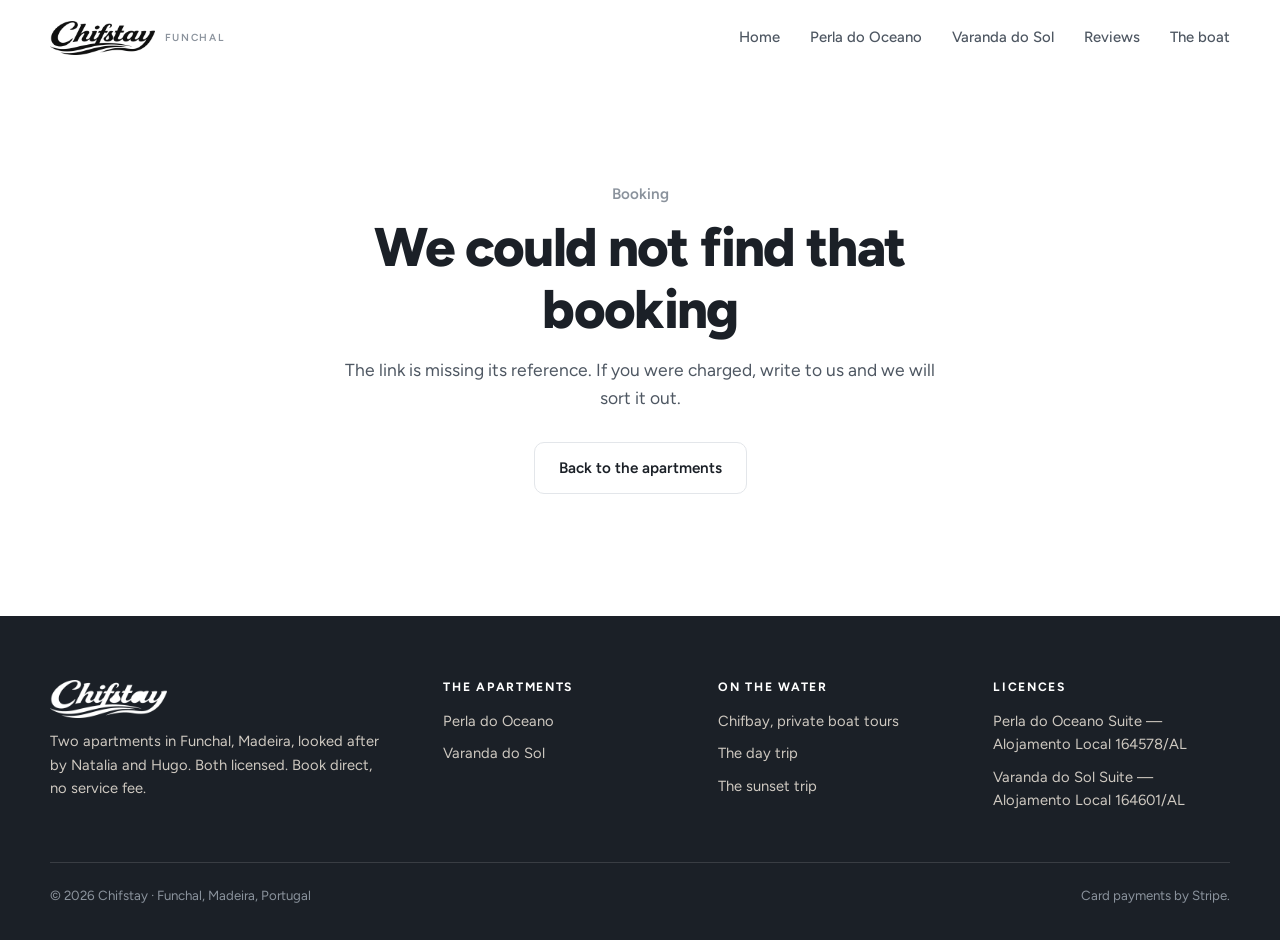
<file: booking-done.html>
<!doctype html>
<html lang="en">
<head>
<meta charset="utf-8"/>
<meta name="viewport" content="width=device-width,initial-scale=1"/>
<title>Booking confirmed | Chifstay</title>
<meta name="description" content="Your Chifstay booking."/>
<meta name="robots" content="noindex,nofollow"/>
<link rel="canonical" href="https://chifstays.com/booking-done"/>
<meta property="og:type" content="website"/>
<meta property="og:title" content="Booking confirmed | Chifstay"/>
<meta property="og:description" content="Your Chifstay booking."/>
<meta property="og:url" content="https://chifstays.com/booking-done"/>
<meta name="twitter:card" content="summary_large_image"/>


<link rel="preconnect" href="https://fonts.googleapis.com"/>
<link rel="preconnect" href="https://fonts.gstatic.com" crossorigin/>
<link href="https://fonts.googleapis.com/css2?family=Figtree:wght@400;500;600;700;800&display=swap" rel="stylesheet"/>
<link rel="stylesheet" href="style.css"/>
<script type="application/ld+json">{"@context":"https://schema.org","@type":"WebPage","name":"Booking confirmed"}</script>
</head>
<body>

<nav class="nav">
  <div class="wrap">
    <a class="brand" href="/" aria-label="Chifstay, Funchal">
      <img src="assets/logo-black.webp" alt="Chifstay" width="150" height="40"/>
      <small>Funchal</small>
    </a>
    <button class="nav-toggle" aria-label="Menu" aria-expanded="false"><span></span><span></span><span></span></button>
    <div class="nav-links">
      <a href="/">Home</a>
      <a href="/perla-do-oceano">Perla do Oceano</a>
      <a href="/varanda-do-sol">Varanda do Sol</a>
      <a href="/#reviews">Reviews</a>
      <a href="/#boat">The boat</a>
    </div>
  </div>
</nav>


<section style="min-height:60vh;display:grid;place-items:center;text-align:center">
  <div class="wrap" style="max-width:620px">
    <p class="eyebrow" id="dnEyebrow">Booking</p>
    <h1 id="dnTitle" style="margin-bottom:16px">Checking your booking…</h1>
    <p class="lede" id="dnText" style="margin-inline:auto">One moment.</p>
    <div id="dnFacts" style="margin-top:26px"></div>
    <p style="margin-top:30px"><a class="btn btn-o" href="/">Back to the apartments</a></p>
  </div>
</section>

<script>
(function () {
  var API = 'https://chifbay-booking-api.chifandcopt.workers.dev/stays';
  var id = new URLSearchParams(location.search).get('id');
  var title = document.getElementById('dnTitle');
  var text  = document.getElementById('dnText');
  var facts = document.getElementById('dnFacts');

  function say(t, p) { title.textContent = t; text.textContent = p; }

  if (!id) { say('We could not find that booking', 'The link is missing its reference. If you were charged, write to us and we will sort it out.'); return; }

  /* The webhook usually lands before the guest does, but not always, so a
     booking still showing as held is worth one retry rather than an alarming
     message about a payment that did go through. */
  var tries = 0;
  (function check() {
    fetch(API + '/v1/booking/' + encodeURIComponent(id))
      .then(function (r) { return r.ok ? r.json() : Promise.reject(); })
      .then(function (b) {
        if (b.status !== 'paid' && tries++ < 4) { setTimeout(check, 2000); return; }
        if (b.status === 'paid') {
          say('You are booked', 'We have your deposit and the dates are yours. You will hear from us with the keys and the arrival details.');
          facts.innerHTML = '<ul class="book-list" style="text-align:left;max-width:320px;margin:0 auto">'
            + '<li><span>Arrive</span><b>' + b.from + '</b></li>'
            + '<li><span>Leave</span><b>' + b.to + '</b></li>'
            + '<li><span>Nights</span><b>' + b.nights + '</b></li>'
            + '<li><span>Stay</span><b>&euro;' + (b.amount / 100).toFixed(0) + '</b></li>'
            + '<li><span>Paid now</span><b>&euro;' + ((b.deposit != null ? b.deposit : b.amount) / 100).toFixed(0) + '</b></li>'
            + (b.balance ? '<li><span>On arrival</span><b>&euro;' + (b.balance / 100).toFixed(0) + '</b></li>' : '')
            + '</ul>' + (b.balance ? '<p style="color:var(--ink-2);font-size:.9rem;margin-top:12px">The rest and the Funchal tourist tax (&euro;2 per adult per night, 7 nights at most) are paid when you arrive.</p>' : '');
        } else {
          say('Payment not completed', 'Nothing has been charged and the dates have been released. You can pick them again whenever you like.');
        }
      })
      .catch(function () {
        say('We could not load your booking', 'If your card was charged you are booked, and we will be in touch. Otherwise nothing was taken.');
      });
  })();
})();
</script>

<footer>
  <div class="wrap">
    <div class="foot-grid">
      <div>
        <div class="foot-brand"><img src="assets/logo-white.webp" alt="Chifstay" width="170" height="45"/></div>
        <p style="max-width:38ch;margin:0">Two apartments in Funchal, Madeira, looked after by Natalia and Hugo. Both licensed. Book direct, no service fee.</p>
      </div>
      <div>
        <h4>The apartments</h4>
        <ul>
          <li><a href="/perla-do-oceano">Perla do Oceano</a></li>
          <li><a href="/varanda-do-sol">Varanda do Sol</a></li>
        </ul>
      </div>
      <div>
        <h4>On the water</h4>
        <ul>
          <li><a href="https://chifbay.com" rel="noopener">Chifbay, private boat tours</a></li>
          <li><a href="https://chifbay.com/hidden-coves-half-day" rel="noopener">The day trip</a></li>
          <li><a href="https://chifbay.com/sunset-cruise" rel="noopener">The sunset trip</a></li>
        </ul>
      </div>
      <div>
        <h4>Licences</h4>
        <ul>
          <li>Perla do Oceano Suite — Alojamento Local 164578/AL</li>
          <li>Varanda do Sol Suite — Alojamento Local 164601/AL</li>
        </ul>
      </div>
    </div>
    <div class="foot-legal">
      <span>© 2026 Chifstay · Funchal, Madeira, Portugal</span>
      <span>Card payments by Stripe.</span>
    </div>
  </div>
</footer>

<script src="app.js"></script>


</body>
</html>
</file>
<file: style.css>
/* Chifstay — two apartments in Funchal.
 *
 * The brief was: the movement and polish of chifbay.com, but an Airbnb-shaped
 * site with its own colours. So the reveal-on-scroll and the parallax are the
 * same technique as Chifbay, and everything else is deliberately the opposite:
 *
 *   Chifbay   dark navy ground, gold accent, huge serif display type, photos
 *             bled edge to edge, a video hero.
 *   Chifstay  white ground, sea-blue accent, one clean sans, photos in a
 *             rounded grid with air around them, a still photo hero.
 *
 * The accent is the blue of the water in the real photos, not Airbnb's pink,
 * which belongs to Airbnb.
 */

:root{
  /* The palette is read off the photographs, not chosen.
     Measured across all 28 images: the dominant colour is warm sand at hue 30
     with saturation around 0.25, and the only strongly saturated thing in any
     frame is the sky and sea at hue 210, saturation 0.75.
     The old terracotta accent sat at hue 15-30, the same family as the sand, so
     it never separated from the photos and everything read muddy-warm. The
     accent is now the blue: it is the one colour the pictures already contain
     that nothing else on the page competes with, and it is what guests are
     paying for. */

  /* ground and ink */
  --paper:#ffffff;
  --sand:#f7f7f7;          /* the alternate section ground: a cool light grey, as on Airbnb, not beige */
  --line:#e3e6ea;
  --ink:#1b2027;           /* charcoal with a blue cast, not a brown one */
  --ink-2:#4e5762;
  --ink-3:#8a929c;

  /* accents */
  --sea:#0a6ba8;           /* the water */
  --sea-dark:#08507f;
  --sea-soft:#e8f1f8;
  --sand-deep:#a8895f;     /* the terracotta roofs, kept for small marks only */
  --gold:#c9922f;          /* review stars only */

  --radius:14px;
  --radius-lg:20px;
  --shadow:0 2px 6px rgba(27,32,39,.05),0 12px 28px rgba(27,32,39,.07);
  --shadow-lift:0 4px 10px rgba(27,32,39,.07),0 20px 44px rgba(27,32,39,.12);
  --wrap:1180px;
  --nav-h:76px;
}

*{box-sizing:border-box}
html{scroll-behavior:smooth}
body{
  margin:0;background:var(--paper);color:var(--ink);
  font-family:'Figtree',system-ui,-apple-system,'Segoe UI',sans-serif;
  font-size:16px;line-height:1.6;-webkit-font-smoothing:antialiased;
  overflow-x:hidden;
}
img{max-width:100%;display:block}
a{color:inherit;text-decoration:none}
h1,h2,h3,h4{margin:0;line-height:1.14;letter-spacing:-.022em;font-weight:700}
h1{font-size:clamp(2.1rem,4.4vw,3.4rem);letter-spacing:-.03em;font-weight:800}
h2{font-size:clamp(1.6rem,2.9vw,2.4rem)}
h3{font-size:1.12rem}
p{margin:0 0 1em}
.wrap{width:min(100% - 40px,var(--wrap));margin-inline:auto}
.lede{font-size:1.09rem;color:var(--ink-2);max-width:62ch}
.eyebrow{font-size:.95rem;font-weight:600;color:var(--ink-3);margin-bottom:10px}
.sand{background:var(--sand)}
section{padding:clamp(56px,8vw,104px) 0}
.sec-head{max-width:66ch;margin-bottom:clamp(28px,4vw,44px)}
.sec-head .lede{margin:14px 0 0}

/* ------------------------------------------------------------------ nav */
.nav{
  position:sticky;top:0;z-index:60;height:var(--nav-h);
  display:flex;align-items:center;
  background:rgba(255,255,255,.86);backdrop-filter:saturate(180%) blur(14px);
  border-bottom:1px solid transparent;transition:border-color .3s,box-shadow .3s;
}
.nav.stuck{border-bottom-color:var(--line);box-shadow:0 1px 12px rgba(31,29,27,.05)}
.nav .wrap{display:flex;align-items:center;justify-content:space-between;gap:24px}
/* center, not baseline. An image's baseline is its bottom edge, so FUNCHAL was
   hanging off the foot of the wordmark, measured at 14.4px below its centre.
   The art's own optical centre is 9px off in a 400px file, which is under a
   pixel at the size it is drawn, so the box centre is the right anchor. */
.brand{display:flex;align-items:center;gap:10px;font-weight:800;font-size:1.24rem;letter-spacing:-.03em}
.brand span{color:var(--sea)}
.brand small{font-weight:600;font-size:.64rem;line-height:1;padding-top:2px;letter-spacing:.16em;text-transform:uppercase;color:var(--ink-3)}
.nav-links{display:flex;align-items:center;gap:30px;font-size:.93rem;font-weight:500;color:var(--ink-2)}
.nav-links a{position:relative;padding:4px 0}
.nav-links a::after{
  content:"";position:absolute;left:0;right:100%;bottom:0;height:2px;
  background:var(--sea);transition:right .3s cubic-bezier(.2,.8,.2,1);
}
.nav-links a:hover{color:var(--ink)}
.nav-links a:hover::after{right:0}
.nav-toggle{display:none;background:none;border:0;padding:8px;cursor:pointer}
.nav-toggle span{display:block;width:22px;height:2px;background:var(--ink);margin:5px 0;transition:transform .3s,opacity .3s}

/* ---------------------------------------------------------------- button */
.btn{
  display:inline-flex;align-items:center;justify-content:center;gap:9px;
  padding:13px 24px;border-radius:10px;font-weight:600;font-size:.95rem;white-space:nowrap;
  border:1px solid transparent;cursor:pointer;
  transition:transform .22s cubic-bezier(.2,.8,.2,1),box-shadow .22s,background .22s,color .22s;
}
.btn-p{background:var(--sea);color:#fff}
.btn-p:hover{background:var(--sea-dark)}
.btn-o{border-color:var(--line);background:#fff;color:var(--ink)}
.btn-o:hover{border-color:var(--ink)}
.btn-lg{padding:16px 30px;font-size:1rem}

/* ------------------------------------------------------------------ hero
   A photo grid, the way a listing site opens: one tall picture and a stack of
   smaller ones. It also does the work of showing both flats at once, which a
   single hero image cannot. */
.hero{padding:clamp(28px,4vw,44px) 0 clamp(44px,6vw,72px)}
.hero-copy{max-width:min(100%,760px);margin-bottom:clamp(26px,3.4vw,40px)}
.hero h1{max-width:15ch}
.hero h1 em{font-style:normal;color:var(--sea)}
.hero-grid{
  display:grid;gap:12px;border-radius:var(--radius-lg);overflow:hidden;
  grid-template-columns:1.62fr 1fr 1fr;
  grid-template-rows:repeat(2,minmax(0,1fr));
  height:clamp(320px,52vw,540px);
}
.hero-grid figure{margin:0;position:relative;overflow:hidden;background:var(--sand)}
.hero-grid figure:first-child{grid-row:span 2}
.hero-grid img{width:100%;height:100%;object-fit:cover;transition:transform 1.1s cubic-bezier(.2,.8,.2,1)}
.hero-grid figure:hover img{transform:scale(1.045)}
.hero-facts{display:flex;flex-wrap:wrap;gap:8px 26px;margin-top:26px;padding-top:20px;border-top:1px solid var(--line);font-size:.92rem;color:var(--ink-2)}
.hero-facts b{color:var(--ink);font-weight:600}

/* ------------------------------------------------------------ stay cards */
.stays{display:grid;gap:clamp(24px,3vw,36px);grid-template-columns:repeat(2,1fr)}
.stay{
  background:#fff;border:1px solid var(--line);border-radius:var(--radius-lg);
  overflow:hidden;display:flex;flex-direction:column;
  transition:transform .35s cubic-bezier(.2,.8,.2,1),box-shadow .35s,border-color .35s;
}
.stay:hover{transform:translateY(-6px);box-shadow:var(--shadow-lift);border-color:transparent}
.stay-shot{position:relative;aspect-ratio:4/3;overflow:hidden;background:var(--sand)}
.stay-shot img{width:100%;height:100%;object-fit:cover;transition:transform 1.1s cubic-bezier(.2,.8,.2,1)}
.stay:hover .stay-shot img{transform:scale(1.05)}
.badge{
  position:absolute;top:14px;left:14px;z-index:2;
  background:rgba(255,255,255,.95);border-radius:999px;padding:7px 14px;
  font-size:.74rem;font-weight:700;letter-spacing:.03em;box-shadow:var(--shadow);
}
.stay-body{padding:22px 24px 26px;display:flex;flex-direction:column;flex:1}
.stay-top{display:flex;align-items:flex-start;justify-content:space-between;gap:14px}
.rating{display:inline-flex;align-items:center;gap:5px;font-size:.9rem;font-weight:600;white-space:nowrap}
.rating svg{width:14px;height:14px;fill:var(--gold)}
.rating span{color:var(--ink-3);font-weight:400}
.stay-where{color:var(--ink-3);font-size:.9rem;margin:5px 0 12px}
.stay-body p{color:var(--ink-2);font-size:.96rem}
.stay-meta{
  display:flex;flex-wrap:wrap;gap:6px 16px;margin:2px 0 20px;
  font-size:.87rem;color:var(--ink-2);
}
.stay-meta span{display:inline-flex;align-items:center;gap:7px}
.stay-meta svg{width:15px;height:15px;stroke:var(--ink-3);fill:none;stroke-width:1.7}
.stay-cta{margin-top:auto;display:flex;gap:10px;flex-wrap:wrap}

/* ------------------------------------------------------------- feature row */
.feats{display:grid;gap:clamp(22px,3vw,34px);grid-template-columns:repeat(3,1fr)}
.feat{padding:26px;border-radius:var(--radius);background:#fff;border:1px solid var(--line)}
.feat .ico{
  width:42px;height:42px;border-radius:12px;display:grid;place-items:center;
  background:rgba(10,107,168,.09);margin-bottom:16px;
}
.feat .ico svg{width:20px;height:20px;stroke:var(--sea);fill:none;stroke-width:1.8}
.feat h3{margin-bottom:8px}
.feat p{color:var(--ink-2);font-size:.95rem;margin:0}

/* --------------------------------------------------------------- listing */
.listing-head{padding:clamp(24px,3vw,36px) 0 0}
.listing-head h1{margin-bottom:10px}
.listing-sub{display:flex;flex-wrap:wrap;align-items:center;gap:8px 18px;color:var(--ink-2);font-size:.95rem}
.gal{
  display:grid;gap:10px;grid-template-columns:2fr 1fr 1fr;
  grid-template-rows:repeat(2,minmax(0,1fr));
  height:clamp(300px,44vw,480px);border-radius:var(--radius-lg);overflow:hidden;margin:24px 0;
}
.gal figure{margin:0;overflow:hidden;position:relative;background:var(--sand);cursor:zoom-in}
.gal figure:first-child{grid-row:span 2}
.gal img{width:100%;height:100%;object-fit:cover;transition:transform 1s cubic-bezier(.2,.8,.2,1)}
.gal figure:hover img{transform:scale(1.05)}
.gal-more{
  position:absolute;right:16px;bottom:16px;background:rgba(255,255,255,.95);
  border-radius:10px;padding:9px 15px;font-size:.85rem;font-weight:600;box-shadow:var(--shadow);
}
.cols{display:grid;grid-template-columns:1fr 380px;gap:clamp(30px,4vw,58px);align-items:start}
.cols section{padding-bottom:clamp(32px,4vw,48px)}
.facts{display:flex;flex-wrap:wrap;align-items:center;gap:10px 28px;padding-bottom:26px;border-bottom:1px solid var(--line);margin-bottom:26px}
.facts span{display:inline-flex;align-items:center;gap:9px}
/* without an explicit size an inline SVG takes its natural box, which here was
   about 300px tall and pushed the row apart */
.facts svg{width:18px;height:18px;stroke:var(--ink-3);fill:none;stroke-width:1.7;flex:none}
.facts b{font-weight:600}

/* the every-room grid: photos vary in shape, so the frame has to be fixed or
   the rows go ragged */
.shots{display:grid;gap:14px;grid-template-columns:repeat(3,1fr)}
.shots figure{margin:0;aspect-ratio:4/3;overflow:hidden;border-radius:var(--radius);background:var(--sand);cursor:zoom-in}
.shots img{width:100%;height:100%;object-fit:cover;transition:transform 1s cubic-bezier(.2,.8,.2,1)}
.shots figure:hover img{transform:scale(1.05)}
@media(max-width:860px){.shots{grid-template-columns:repeat(2,1fr)}}
@media(max-width:560px){.shots{grid-template-columns:1fr}}
.amen{display:grid;grid-template-columns:repeat(2,1fr);gap:18px 28px;margin:0;padding:0;list-style:none}
.amen li{display:flex;align-items:flex-start;gap:14px;color:var(--ink);font-size:1rem;line-height:1.35}
.amen svg{width:24px;height:24px;fill:var(--ink);flex:none}
.amen small{display:block;color:var(--ink-3);font-size:.85rem;margin-top:2px}
.amen-all{margin-top:28px}
.amen-all summary{list-style:none;cursor:pointer}
.amen-all summary::-webkit-details-marker{display:none}
.amen-all[open] summary{margin-bottom:8px}
.amen-all .less,.amen-all[open] .more{display:none}
.amen-all[open] .less{display:inline}
/* Open, the full grouped list replaces the ten highlights above it. */
#amenities:has(.amen-all[open]) > .amen{display:none}
#amenities:has(.amen-all[open]) .amen-all{margin-top:0}
.amen-all h3{font-size:1.05rem;margin:26px 0 14px;padding-top:22px;border-top:1px solid var(--line)}
.amen-all h3:first-of-type{border-top:0;padding-top:0}

/* booking card: sticky on desktop, a plain block on a phone */
.book{
  position:sticky;top:calc(var(--nav-h) + 22px);
  border:1px solid var(--line);border-radius:var(--radius-lg);
  padding:24px;box-shadow:var(--shadow);background:#fff;
}
.book .rating{margin-bottom:14px}
.book h3{margin-bottom:6px}
.book .note{font-size:.86rem;color:var(--ink-3);margin:14px 0 0}
.book .btn{width:100%}
.book-list{list-style:none;margin:18px 0 0;padding:18px 0 0;border-top:1px solid var(--line);font-size:.9rem;color:var(--ink-2)}
.book-list li{display:flex;justify-content:space-between;gap:14px;padding:5px 0}

/* -------------------------------------------------------------------- faq */
.faq{max-width:820px}
.faq details{border-bottom:1px solid var(--line);padding:20px 0}
.faq summary{
  cursor:pointer;font-weight:600;list-style:none;display:flex;
  justify-content:space-between;align-items:center;gap:20px;
}
.faq summary::-webkit-details-marker{display:none}
.faq summary::after{content:"+";font-size:1.4rem;color:var(--sea);transition:transform .3s;line-height:1}
.faq details[open] summary::after{transform:rotate(45deg)}
.faq p{margin:14px 0 0;color:var(--ink-2)}

/* ----------------------------------------------------------------- footer */
footer{background:var(--ink);color:#cfc9c1;padding:64px 0 34px;font-size:.92rem}
footer a:hover{color:#fff}
.foot-grid{display:grid;grid-template-columns:1.5fr 1fr 1fr 1fr;gap:38px;margin-bottom:40px}
footer h4{color:#fff;font-size:.76rem;letter-spacing:.14em;text-transform:uppercase;margin-bottom:16px;font-weight:700}
footer ul{list-style:none;margin:0;padding:0}
footer li{margin-bottom:9px}
.foot-brand{font-size:1.3rem;font-weight:800;color:#fff;letter-spacing:-.03em;margin-bottom:12px}
.foot-brand span{color:var(--sea)}
.foot-legal{border-top:1px solid rgba(255,255,255,.13);padding-top:22px;display:flex;flex-wrap:wrap;gap:8px 26px;justify-content:space-between;color:var(--ink-3);font-size:.83rem}

/* --------------------------------------------------------------- lightbox */
.lb{
  position:fixed;inset:0;z-index:200;background:rgba(20,18,16,.94);
  display:none;place-items:center;padding:28px;
}
.lb.on{display:grid}
.lb img{max-width:min(1200px,94vw);max-height:88vh;object-fit:contain;border-radius:8px}
.lb-close,.lb-prev,.lb-next{
  position:absolute;background:rgba(255,255,255,.12);border:0;color:#fff;
  width:46px;height:46px;border-radius:50%;font-size:1.3rem;cursor:pointer;
  display:grid;place-items:center;transition:background .2s;
}
.lb-close:hover,.lb-prev:hover,.lb-next:hover{background:rgba(255,255,255,.26)}
.lb-close{top:22px;right:22px}
.lb-prev{left:22px;top:50%;transform:translateY(-50%)}
.lb-next{right:22px;top:50%;transform:translateY(-50%)}
.lb-count{position:absolute;bottom:24px;left:50%;transform:translateX(-50%);color:#fff;font-size:.86rem;opacity:.75}

/* ------------------------------------------------------------------ motion
   Same idea as Chifbay: everything with .rv starts a little low and faded, and
   an IntersectionObserver adds .in when it arrives. Children of .rv-group are
   staggered by an inline delay so a row of cards arrives one after another. */
.rv{opacity:0;transform:translateY(24px);
    transition:opacity .8s cubic-bezier(.16,.8,.16,1),transform .8s cubic-bezier(.16,.8,.16,1)}
.rv.in{opacity:1;transform:none}

@media (prefers-reduced-motion:reduce){
  html{scroll-behavior:auto}
  .rv{opacity:1;transform:none;transition:none}
  .stay:hover{transform:none}
  .hero-grid img,.gal img,.stay-shot img{transition:none}
}

/* ------------------------------------------------------------- responsive */
@media (max-width:960px){
  .cols{grid-template-columns:1fr}
  .book{position:static}
  .stays,.feats,.foot-grid{grid-template-columns:1fr}
  .feats{gap:16px}
}
@media (max-width:760px){
  /* Closed, this panel must be gone, not merely pushed up. translateY(-120%)
     was measured leaving its last 28px and its bottom border showing over the
     header as a stray line across the top of every phone page: the panel sits
     at top:76px, so a percentage of its own height never clears the header.
     visibility does clear it, whatever the height turns out to be. */
  .nav-links{
    position:fixed;inset:var(--nav-h) 0 auto;background:#fff;flex-direction:column;
    align-items:stretch;gap:0;padding:8px 20px 22px;border-bottom:1px solid var(--line);
    visibility:hidden;transform:translateY(-14px);opacity:0;
    transition:transform .3s cubic-bezier(.2,.8,.2,1),opacity .24s,visibility 0s .3s;
    box-shadow:0 14px 30px rgba(31,29,27,.09);
  }
  .nav-links.open{visibility:visible;transform:none;opacity:1;transition-delay:0s}
  .nav-links a{padding:14px 0;border-bottom:1px solid var(--line)}
  .nav-toggle{display:block}
  .hero-grid,.gal{grid-template-columns:1fr;grid-template-rows:none;height:auto}
  .hero-grid figure:first-child,.gal figure:first-child{grid-row:auto}
  .hero-grid figure,.gal figure{aspect-ratio:4/3}
  .hero-grid figure:nth-child(n+3),.gal figure:nth-child(n+3){display:none}
  .amen{grid-template-columns:1fr}
}

/* ------------------------------------------------------------------ prices */
.price{font-size:.96rem;color:var(--ink-2);margin:0 0 16px}
.price b{color:var(--ink);font-size:1.05rem}
.price span{display:block;color:var(--sea);font-size:.85rem;font-weight:600;margin-top:2px}
.book-price{font-size:1.6rem;font-weight:700;letter-spacing:-.03em;margin:2px 0 4px}
.book-price span{font-size:.95rem;font-weight:400;color:var(--ink-2)}
.book-save{font-size:.88rem;color:var(--sea);font-weight:600;margin:0 0 14px}

/* --------------------------------------------------------------- wordmark
   The logo is a raster wordmark, so it is exported twice rather than
   recoloured by CSS: inverting anti-aliased black leaves grey fringes on the
   dark footer. Black on the nav, white on the footer, each with its own alpha. */
.brand img{height:34px;width:auto;display:block}
.foot-brand img{height:38px;width:auto;margin-bottom:12px}
@media (max-width:760px){ .brand img{height:28px} .brand small{display:none} }

/* ----------------------------------------------------------------- booking
   Lives inside the sticky card. Taken nights are struck through as well as
   greyed: colour alone is not a signal a colour-blind guest can read. */
.bk-wait,.bk-down{font-size:.92rem;color:var(--ink-2)}
.bk-down{border:1px solid var(--line);border-radius:var(--radius);padding:16px;background:var(--sand)}
.bk-down p{margin:0 0 8px}.bk-down p:last-child{margin:0;color:var(--ink-3);font-size:.86rem}
.bk-head{display:flex;align-items:center;justify-content:space-between;margin-bottom:12px}
.bk-head strong{font-size:.98rem}
.bk-nav{width:32px;height:32px;border-radius:50%;border:1px solid var(--line);background:#fff;
  cursor:pointer;font-size:1.1rem;line-height:1;color:var(--ink);transition:border-color .2s,background .2s}
.bk-nav:hover:not(:disabled){border-color:var(--ink)}
.bk-nav:disabled{opacity:.3;cursor:default}
.bk-grid{display:grid;grid-template-columns:repeat(7,1fr);gap:3px;margin-bottom:16px}
.bk-dow{text-align:center;font-size:.68rem;font-weight:700;letter-spacing:.06em;color:var(--ink-3);padding:4px 0}
.bk-pad{aspect-ratio:1}
.bk-day{aspect-ratio:1;border:0;background:none;border-radius:8px;cursor:pointer;font-size:.85rem;
  color:var(--ink);font-family:inherit;transition:background .15s,color .15s}
.bk-day:hover:not(:disabled){background:rgba(10,107,168,.12)}
.bk-day.is-taken{color:var(--ink-3);text-decoration:line-through;cursor:not-allowed}
.bk-day.is-past{color:var(--line);cursor:not-allowed}
.bk-day.is-from,.bk-day.is-to{background:var(--sea);color:#fff;font-weight:700}
.bk-day.is-mid{background:rgba(10,107,168,.16)}
.bk-sum{border-top:1px solid var(--line);padding-top:14px}
.bk-hint{font-size:.9rem;color:var(--ink-2);margin:0 0 6px}
.bk-rate{font-size:1.05rem;font-weight:700;margin:0}
.bk-row{display:flex;justify-content:space-between;gap:12px;font-size:.92rem;margin-bottom:10px}
.bk-total{display:flex;justify-content:space-between;align-items:baseline;gap:12px;
  padding:12px 0;border-top:1px solid var(--line);border-bottom:1px solid var(--line);margin-bottom:14px}
.bk-amount{font-size:1.5rem;letter-spacing:-.03em}
.bk-split{margin:-4px 0 14px}
.bk-split .bk-row{margin-bottom:6px;color:var(--ink-2)}
.bk-split .bk-now{color:var(--ink);font-weight:600}
.bk-field{display:block;margin-bottom:10px}
.bk-field span{display:block;font-size:.78rem;font-weight:600;color:var(--ink-2);margin-bottom:4px}
.bk-field input{width:100%;padding:11px 13px;border:1px solid var(--line);border-radius:10px;
  font-family:inherit;font-size:.95rem;color:var(--ink);background:#fff}
.bk-field input:focus{outline:none;border-color:var(--sea);box-shadow:0 0 0 3px rgba(10,107,168,.14)}
.bk-go{width:100%;margin-top:4px}
.bk-note{font-size:.8rem;color:var(--ink-3);margin:10px 0 0;text-align:center}
.bk-err{font-size:.86rem;color:var(--sea-dark);font-weight:600;margin:10px 0 0}
.bk-day.is-short{color:var(--line);cursor:not-allowed}
.bk-rule{font-size:.84rem;color:var(--sea);font-weight:600;margin:0 0 8px;line-height:1.45}

/* One gallery: the five in the grid are laid out, the rest sit in the same
   container as [hidden] so the lightbox has them in order without lengthening
   the page. display:none on [hidden] is already in the reset. */
.gal figure[hidden]{display:none}
[hidden]{display:none!important}
.gal-more{cursor:zoom-in}

/* ------------------------------------------------------------ flat blocks
   One section per apartment instead of a single grid mixing both. On a phone
   they stack into two clean screens, which is the whole point: a mixed grid of
   six photos told a visitor nothing about which flat was which. */
.intro{padding:clamp(30px,5vw,56px) 0 0}
.intro h1{max-width:19ch;text-wrap:balance}
.intro .lede{margin-top:16px}
.intro + .flat{padding-top:clamp(32px,4vw,48px)}
.flat{padding:clamp(40px,5.5vw,72px) 0}
.flat-in{display:grid;grid-template-columns:1.15fr 1fr;gap:clamp(26px,4vw,52px);align-items:center}
.flat-in.flip .flat-shots{order:2}
.flat-shots{display:grid;grid-template-columns:1fr 1fr;grid-template-rows:repeat(2,1fr);
  gap:10px;border-radius:var(--radius-lg);overflow:hidden;aspect-ratio:4/3}
.flat-shots figure{margin:0;overflow:hidden;background:var(--sand)}
.flat-shots figure.lead{grid-row:span 2}
.flat-shots img{width:100%;height:100%;object-fit:cover;transition:transform 1.1s cubic-bezier(.2,.8,.2,1)}
.flat-shots figure:hover img{transform:scale(1.05)}
.badge-flat{display:inline-block;background:var(--sea-soft);color:var(--sea-dark);border-radius:999px;
  padding:6px 14px;font-size:.72rem;font-weight:700;letter-spacing:.03em;margin-bottom:14px}
.flat-copy h2{margin-bottom:6px}
.flat-where{color:var(--ink-3);font-size:.95rem;margin:0 0 10px}
.flat-copy .rating{margin-bottom:16px}
.flat-copy > p{color:var(--ink-2)}
@media (max-width:860px){
  /* Two separate rules. Grouping them applied grid-template-columns:1fr to the
     inner photo grid of the flipped block as well, which collapsed its three
     photos into one column and left the second apartment showing a single
     picture where the first showed three. */
  .flat-in{grid-template-columns:1fr}
  .flat-in.flip .flat-shots{order:0}
  .flat-shots{aspect-ratio:3/2}
  .flat{padding:34px 0}
}

/* ------------------------------------------------------------- reviews
   Cards in the same white-on-sand language as .feat. Stars in --gold, the
   only place gold is used. */
.hero-rating{display:inline-flex;align-items:center;gap:6px;color:var(--ink);text-decoration:none}
.hero-rating svg{width:16px;height:16px;fill:var(--gold);stroke:none}
.hero-rating:hover b{color:var(--sea)}
/* columns, not a grid: reviews differ a lot in length, and a grid row is as
   tall as its longest card, which left big holes under the short ones */
.revs{columns:3;column-gap:18px}
.revs .rev{break-inside:avoid;margin-bottom:18px}
.rev{background:#fff;border:1px solid var(--line);border-radius:var(--radius);padding:22px 22px 20px}
.rev header{display:flex;align-items:center;gap:12px}
.rev header div{display:flex;flex-direction:column;line-height:1.3}
.rev header span:not(.rev-av){color:var(--ink-3);font-size:.86rem}
.rev-av{width:42px;height:42px;border-radius:50%;display:grid;place-items:center;flex:none;
  background:var(--sea-soft);color:var(--sea-dark);font-weight:700}
.rev-meta{display:flex;flex-wrap:wrap;gap:4px 14px;align-items:center;margin:12px 0 10px;font-size:.84rem;color:var(--ink-3)}
.rev-stars{font-size:.95rem}
.rev-stars{color:var(--gold);letter-spacing:1px}
.rev-stars i{color:var(--line);font-style:normal}
.rev-text p{margin:0 0 8px;color:var(--ink-2);font-size:.95rem}
.rev-orig{margin-top:6px;font-size:.84rem;color:var(--ink-3)}
.rev-orig summary{cursor:pointer}
.rev-orig p{margin:8px 0 0;font-style:italic}
.rev-links{display:flex;flex-wrap:wrap;gap:12px;margin-top:28px}
.rev-links svg{width:15px;height:15px;fill:var(--gold);stroke:none;vertical-align:-2px}
.rev-head{margin:28px 0 8px}
.rev-cats-h{margin:0 0 14px;font-size:.84rem;color:var(--ink-3);font-weight:600;letter-spacing:.02em}
.rev-cats{list-style:none;margin:0;padding:0;display:grid;grid-template-columns:repeat(2,minmax(0,1fr));gap:12px 36px}
.rev-cats li{display:grid;grid-template-columns:110px 1fr 30px;align-items:center;gap:12px;font-size:.92rem}
.rev-cats i{height:4px;border-radius:4px;background:var(--line);overflow:hidden}
.rev-cats em{display:block;height:100%;background:var(--ink)}
.rev-cats b{text-align:right}
@media (max-width:960px){ .revs{columns:2} }
@media (max-width:640px){
  .revs{columns:1}
  .rev-cats{grid-template-columns:1fr}
  .rev-links .btn{width:100%;justify-content:center;text-align:center}
}

/* ----------------------------------------------------------------- map */
.map .leaflet-tile-pane{filter:saturate(.75)}
.map{height:clamp(300px,42vw,440px);border-radius:var(--radius);overflow:hidden;border:1px solid var(--line);
  background:var(--sand);z-index:0}
.map .leaflet-control-attribution{font-size:10px}

/* review sources: one tile per site, a tag on each card, and a filter */
.src-tiles{display:flex;flex-wrap:wrap;gap:12px;margin-bottom:28px}
.src-tile{display:flex;flex-direction:column;align-items:flex-start;gap:2px;min-width:150px;padding:14px 18px;border-radius:var(--radius);
  background:#fff;border:1px solid var(--line);color:var(--ink);font:inherit;text-align:left;cursor:pointer;transition:border-color .2s}
.src-tile:hover{border-color:var(--ink-3)}
.src-tile.on{border-color:var(--ink);box-shadow:inset 0 0 0 1px var(--ink)}
.src-tile span{font-size:.84rem;color:var(--ink-3);font-weight:600}
.src-tile b{font-size:1.7rem;letter-spacing:-.02em;line-height:1.1}
.src-tile b i{font-style:normal;font-size:.9rem;color:var(--ink-3);font-weight:500}
.src-tile small{font-size:.82rem;color:var(--ink-2)}
.rev header .rev-src{margin-left:auto;align-self:flex-start;font-size:.72rem;font-weight:700;padding:4px 8px;border-radius:999px;
  background:var(--sand);color:var(--ink-2);white-space:nowrap}
.rev-src-airbnb{color:#c13a4b!important}
.rev-src-booking{color:#0b3d91!important}
.rev-src-vrbo{color:#1a5fb4!important}
.rev-ten{font-weight:700;color:var(--ink);font-size:.92rem}
.rev-ten i{font-style:normal;color:var(--ink-3);font-weight:500}
.rev-title{font-weight:600;color:var(--ink)!important}
.rev-bad{font-size:.9rem!important}
.rev-bad span{font-weight:600;color:var(--ink)}
.rev-filter{display:flex;flex-wrap:wrap;gap:8px;margin:26px 0 20px}
.rev-filter button{font:inherit;font-size:.88rem;font-weight:600;padding:8px 14px;border-radius:999px;cursor:pointer;
  background:#fff;border:1px solid var(--line);color:var(--ink-2)}
.rev-filter button.on{background:var(--ink);border-color:var(--ink);color:#fff}
@media (max-width:640px){ .src-tiles{gap:8px} .src-tile{flex:1 1 0;min-width:0;padding:12px} .src-tile b{font-size:1.35rem} }

/* what to do nearby: photo on top, distance, name, two lines */
.near{display:grid;grid-template-columns:repeat(3,1fr);gap:28px 22px}
.near-card{margin:0}
.near-card img{width:100%;height:auto;aspect-ratio:3/2;object-fit:cover;border-radius:var(--radius);background:var(--line);display:block}
.near-card div{padding-top:14px}
.near-card h3{font-size:1.08rem;margin:0 0 6px}
.near-card p{color:var(--ink-2);font-size:.94rem;margin:0}
.near-km{display:inline-block;font-size:.8rem;font-weight:600;color:var(--ink-3);margin-bottom:4px}
.near-link{display:inline-block;margin-top:8px;font-weight:600;color:var(--ink);text-decoration:underline;text-underline-offset:3px}
.near-credits{margin-top:30px;font-size:.8rem;color:var(--ink-3)}
.near-credits summary{cursor:pointer;width:max-content}
.near-credits p{margin:8px 0 0}
.near-credits a{color:inherit}
@media (max-width:960px){ .near{grid-template-columns:repeat(2,1fr)} }
@media (max-width:640px){ .near{grid-template-columns:1fr;gap:26px} }
</file>
